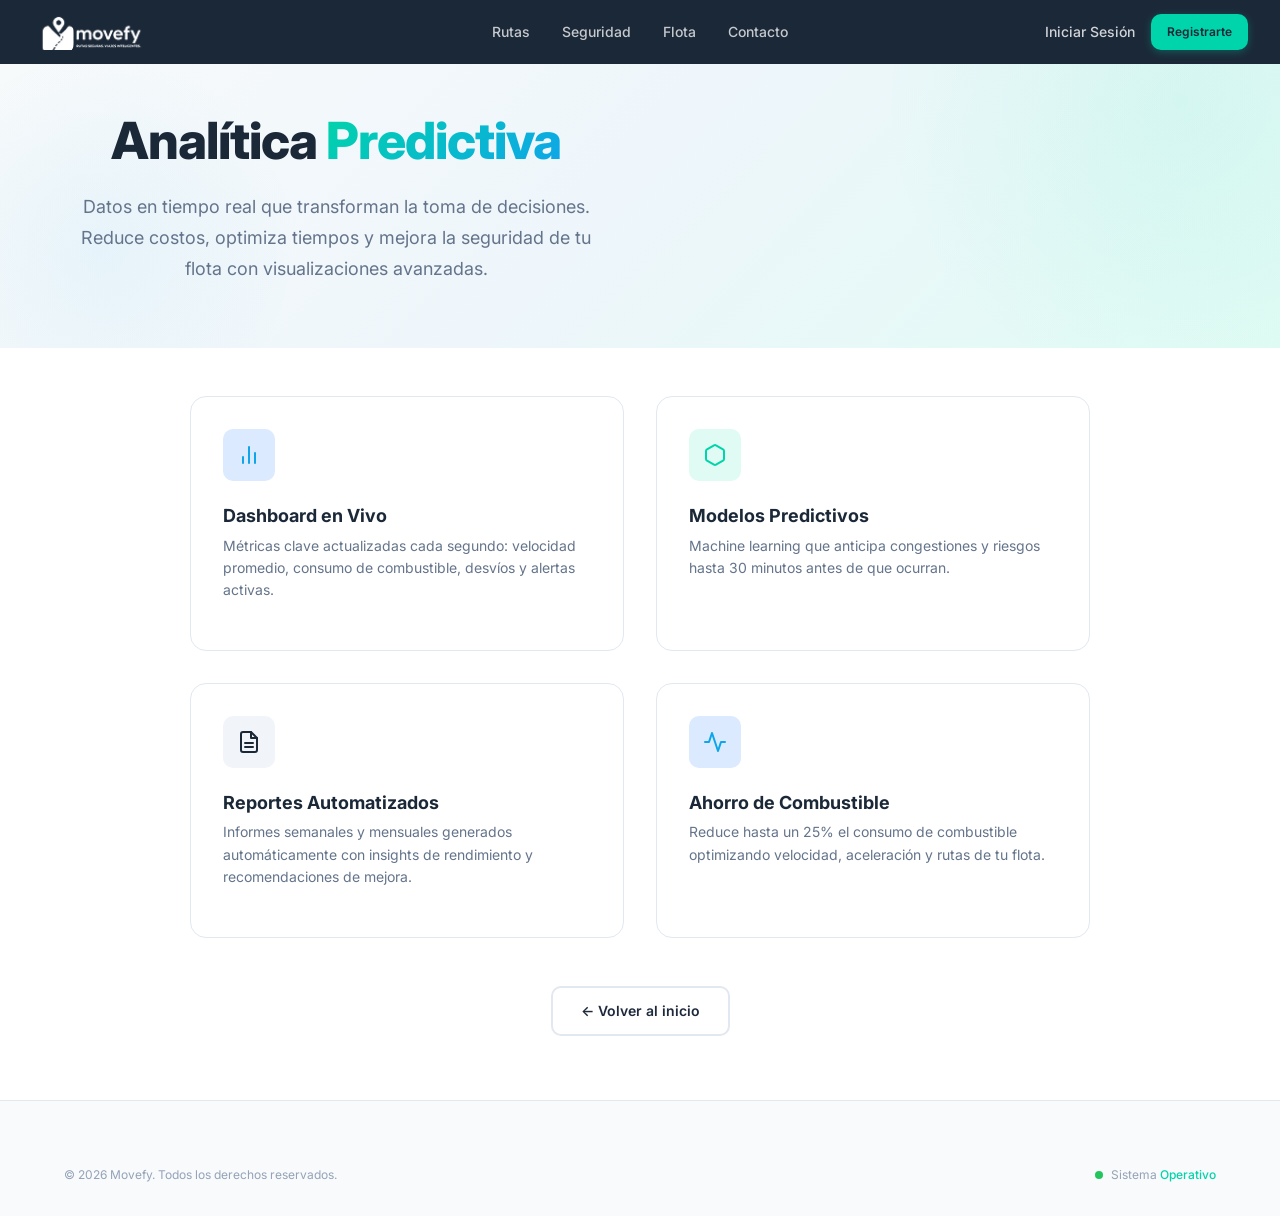
<file: analitica.html>
<!DOCTYPE html>
<html lang="es">
<head>
  <meta charset="UTF-8">
  <meta name="viewport" content="width=device-width, initial-scale=1.0">
  <title>Movefy - Analítica Predictiva</title>
  <meta name="description" content="Visualización de datos avanzada para reducir el consumo de combustible hasta en un 25% con Movefy.">
  <link rel="stylesheet" href="PUBLIC/assets/styles/styles.css">
  <link rel="stylesheet" href="PUBLIC/assets/styles/landing.css">
  <link rel="icon" href="PUBLIC/favicon.ico">
</head>
<body>

  <nav class="navbar" id="navbar">
    <a href="index.html" class="navbar-logo">
      <img src="PUBLIC/assets/images/logo-movefy.png" alt="Movefy Logo" class="logo-img">
    </a>
    <div class="navbar-nav">
      <a href="rutas.html">Rutas</a>
      <a href="seguridad.html">Seguridad</a>
      <a href="index.html#fleet">Flota</a>
      <a href="index.html#cta">Contacto</a>
    </div>
    <div class="navbar-actions">
      <a href="login.html" class="btn-login">Iniciar Sesión</a>
      <a href="registro.html" class="btn btn-sm btn-primary">Registrarte</a>
    </div>
  </nav>

  <section class="hero" id="top" style="padding-bottom: 32px;">
    <div class="container">
      <div class="hero-content animate-on-scroll" style="max-width: 100%; text-align: center; margin: 0 auto;">
        <h1>Analítica <span>Predictiva</span></h1>
        <p style="max-width: 640px; margin: 0 auto var(--spacing-xl);">Datos en tiempo real que transforman la toma de decisiones. Reduce costos, optimiza tiempos y mejora la seguridad de tu flota con visualizaciones avanzadas.</p>
      </div>
    </div>
  </section>

  <section class="features-section" style="padding: 48px 0 64px;">
    <div class="container">
      <div class="features-grid" style="grid-template-columns: 1fr 1fr; max-width: 900px; margin: 0 auto; gap: 32px;">

        <div class="feature-card animate-on-scroll" style="padding: 32px; border: 1px solid var(--border-color); border-radius: var(--radius-lg);">
          <div class="feature-icon blue">
            <svg width="24" height="24" viewBox="0 0 24 24" fill="none" stroke="currentColor" stroke-width="2" stroke-linecap="round" stroke-linejoin="round"><path d="M18 20V10"/><path d="M12 20V4"/><path d="M6 20v-6"/></svg>
          </div>
          <h3>Dashboard en Vivo</h3>
          <p>Métricas clave actualizadas cada segundo: velocidad promedio, consumo de combustible, desvíos y alertas activas.</p>
        </div>

        <div class="feature-card animate-on-scroll animate-delay-1" style="padding: 32px; border: 1px solid var(--border-color); border-radius: var(--radius-lg);">
          <div class="feature-icon cyan">
            <svg width="24" height="24" viewBox="0 0 24 24" fill="none" stroke="currentColor" stroke-width="2" stroke-linecap="round" stroke-linejoin="round"><path d="M21 16V8a2 2 0 0 0-1-1.73l-7-4a2 2 0 0 0-2 0l-7 4A2 2 0 0 0 3 8v8a2 2 0 0 0 1 1.73l7 4a2 2 0 0 0 2 0l7-4A2 2 0 0 0 21 16z"/></svg>
          </div>
          <h3>Modelos Predictivos</h3>
          <p>Machine learning que anticipa congestiones y riesgos hasta 30 minutos antes de que ocurran.</p>
        </div>

        <div class="feature-card animate-on-scroll animate-delay-2" style="padding: 32px; border: 1px solid var(--border-color); border-radius: var(--radius-lg);">
          <div class="feature-icon dark">
            <svg width="24" height="24" viewBox="0 0 24 24" fill="none" stroke="currentColor" stroke-width="2" stroke-linecap="round" stroke-linejoin="round"><path d="M14 2H6a2 2 0 0 0-2 2v16a2 2 0 0 0 2 2h12a2 2 0 0 0 2-2V8z"/><polyline points="14 2 14 8 20 8"/><line x1="16" y1="13" x2="8" y2="13"/><line x1="16" y1="17" x2="8" y2="17"/></svg>
          </div>
          <h3>Reportes Automatizados</h3>
          <p>Informes semanales y mensuales generados automáticamente con insights de rendimiento y recomendaciones de mejora.</p>
        </div>

        <div class="feature-card animate-on-scroll animate-delay-3" style="padding: 32px; border: 1px solid var(--border-color); border-radius: var(--radius-lg);">
          <div class="feature-icon blue">
            <svg width="24" height="24" viewBox="0 0 24 24" fill="none" stroke="currentColor" stroke-width="2" stroke-linecap="round" stroke-linejoin="round"><polyline points="22 12 18 12 15 21 9 3 6 12 2 12"/></svg>
          </div>
          <h3>Ahorro de Combustible</h3>
          <p>Reduce hasta un 25% el consumo de combustible optimizando velocidad, aceleración y rutas de tu flota.</p>
        </div>

      </div>

      <div style="text-align: center; margin-top: 48px;" class="animate-on-scroll">
        <a href="index.html" class="btn btn-secondary">← Volver al inicio</a>
      </div>
    </div>
  </section>

  <footer class="footer">
    <div class="container">
      <div class="footer-bottom" style="border-top: none; padding-top: 0;">
        <span>© 2026 Movefy. Todos los derechos reservados.</span>
        <div class="footer-status">
          <span class="status-dot"></span>
          <span>Sistema <a href="#">Operativo</a></span>
        </div>
      </div>
    </div>
  </footer>

  <script src="PUBLIC/assets/scripts/main.js"></script>
</body>
</html>
</file>
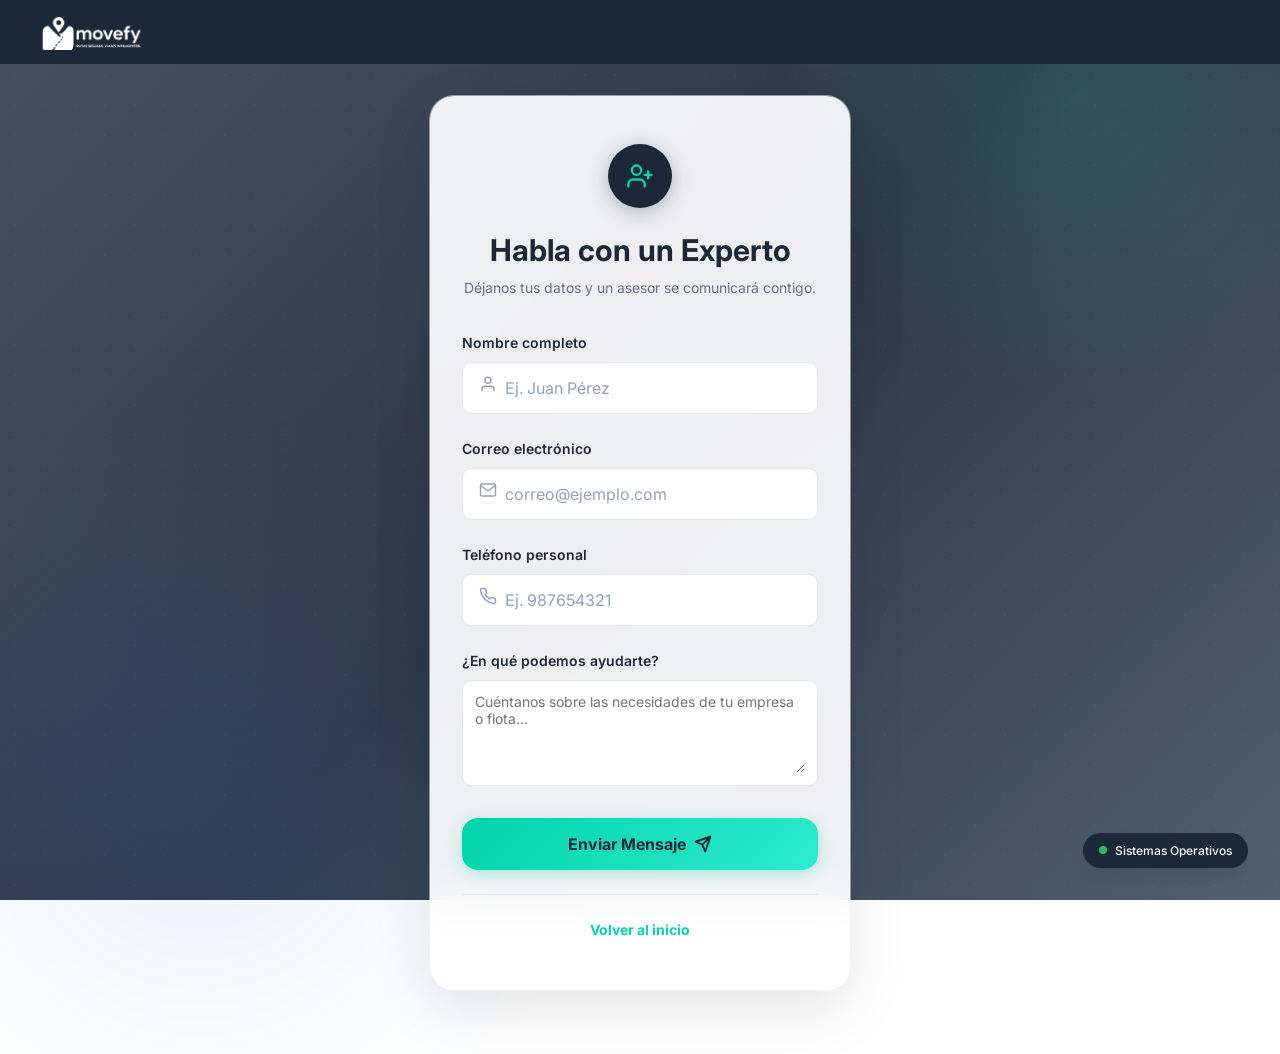
<file: contacto.html>
<!DOCTYPE html>
<html lang="es">
<head>
  <meta charset="UTF-8">
  <meta name="viewport" content="width=device-width, initial-scale=1.0">
  <title>Movefy - Habla con un Experto</title>
  <meta name="description" content="Crea tu cuenta en Movefy para acceder a rutas seguras en tiempo real.">
  <link rel="stylesheet" href="css/styles.css">
  <link rel="stylesheet" href="css/login.css">
  <link rel="icon" type="image/png" href="img/favicon.png">
</head>
<body class="login-page">

  <!-- ===== NAVBAR ===== -->
  <nav class="navbar" id="navbar">
    <a href="index.html" class="navbar-logo">
      <img src="img/logo-movefy.png" alt="Movefy Logo" class="logo-img">
    </a>
    <div class="navbar-actions">
      <!-- Icons removed as requested -->
    </div>
  </nav>

  <!-- ===== PROFESSIONAL BACKGROUND ===== -->
  <div class="login-background" style="background: linear-gradient(135deg, #0F172A 0%, #1E293B 100%);">
    <!-- Abstract Tech Elements -->
    <div style="position: absolute; inset: 0; opacity: 0.05; background-image: radial-gradient(var(--primary-cyan) 1px, transparent 1px); background-size: 30px 30px;"></div>
    <div style="position: absolute; width: 600px; height: 600px; background: radial-gradient(circle, rgba(0,212,170,0.15) 0%, transparent 70%); top: -200px; right: -100px; border-radius: 50%;"></div>
    <div style="position: absolute; width: 800px; height: 800px; background: radial-gradient(circle, rgba(59,130,246,0.1) 0%, transparent 70%); bottom: -300px; left: -200px; border-radius: 50%;"></div>
  </div>

  <!-- ===== REGISTER CONTENT ===== -->
  <main class="login-content">
    <div class="login-card">
      <!-- Shield Icon -->
      <div class="login-shield">
        <svg width="28" height="28" viewBox="0 0 24 24" fill="none" stroke="#00D4AA" stroke-width="2" stroke-linecap="round" stroke-linejoin="round">
          <path d="M16 21v-2a4 4 0 0 0-4-4H6a4 4 0 0 0-4 4v2"/><circle cx="9" cy="7" r="4"/><line x1="19" y1="8" x2="19" y2="14"/><line x1="22" y1="11" x2="16" y2="11"/>
        </svg>
      </div>

      <h1>Habla con un Experto</h1>
      <p class="login-subtitle">Déjanos tus datos y un asesor se comunicará contigo.</p>

      <!-- Register Form -->
      <form class="login-form" id="registerForm">
        <div class="input-group">
          <label for="fullname">Nombre completo</label>
          <div class="input-wrapper">
            <span class="input-icon">
              <svg width="18" height="18" viewBox="0 0 24 24" fill="none" stroke="currentColor" stroke-width="2" stroke-linecap="round" stroke-linejoin="round"><path d="M20 21v-2a4 4 0 0 0-4-4H8a4 4 0 0 0-4 4v2"/><circle cx="12" cy="7" r="4"/></svg>
            </span>
            <input type="text" id="fullname" name="fullname" placeholder="Ej. Juan Pérez" required>
          </div>
        </div>

        <div class="input-group">
          <label for="email">Correo electrónico</label>
          <div class="input-wrapper">
            <span class="input-icon">
              <svg width="18" height="18" viewBox="0 0 24 24" fill="none" stroke="currentColor" stroke-width="2" stroke-linecap="round" stroke-linejoin="round"><path d="M4 4h16c1.1 0 2 .9 2 2v12c0 1.1-.9 2-2 2H4c-1.1 0-2-.9-2-2V6c0-1.1.9-2 2-2z"/><polyline points="22,6 12,13 2,6"/></svg>
            </span>
            <input type="email" id="email" name="email" placeholder="correo@ejemplo.com" required>
          </div>
        </div>

        <div class="input-group">
          <label for="telefono">Teléfono personal</label>
          <div class="input-wrapper">
            <span class="input-icon">
              <svg width="18" height="18" viewBox="0 0 24 24" fill="none" stroke="currentColor" stroke-width="2" stroke-linecap="round" stroke-linejoin="round"><path d="M22 16.92v3a2 2 0 0 1-2.18 2 19.79 19.79 0 0 1-8.63-3.07 19.5 19.5 0 0 1-6-6 19.79 19.79 0 0 1-3.07-8.67A2 2 0 0 1 4.11 2h3a2 2 0 0 1 2 1.72 12.84 12.84 0 0 0 .7 2.81 2 2 0 0 1-.45 2.11L8.09 9.91a16 16 0 0 0 6 6l1.27-1.27a2 2 0 0 1 2.11-.45 12.84 12.84 0 0 0 2.81.7A2 2 0 0 1 22 16.92z"/></svg>
            </span>
            <input type="tel" id="telefono" name="telefono" placeholder="Ej. 987654321" required>
          </div>
        </div>

        <div class="input-group">
          <label for="mensaje">¿En qué podemos ayudarte?</label>
          <div class="input-wrapper" style="height: auto; align-items: flex-start; padding: 12px;">
            <textarea id="mensaje" name="mensaje" placeholder="Cuéntanos sobre las necesidades de tu empresa o flota..." style="width: 100%; border: none; outline: none; resize: vertical; min-height: 80px; font-family: inherit; font-size: 14px; background: transparent; color: var(--text-dark);" required></textarea>
          </div>
        </div>

        <button type="submit" class="login-submit" id="submitBtn">
          Enviar Mensaje
          <svg width="18" height="18" viewBox="0 0 24 24" fill="none" stroke="currentColor" stroke-width="2.5" stroke-linecap="round" stroke-linejoin="round"><path d="M22 2L11 13M22 2l-7 20-4-9-9-4 20-7z"/></svg>
        </button>
      </form>

      <div class="login-register">
        <a href="index.html">Volver al inicio</a>
      </div>
    </div>
  </main>

  <!-- Bottom Badges Removed -->

  <!-- Status Pill -->
  <div class="status-pill">
    <span class="status-dot"></span>
    Sistemas Operativos
  </div>

  <script src="js/main.js"></script>
  <!-- Simple JS for the form submission -->
  <script>
    document.getElementById('registerForm').addEventListener('submit', function(e) {
      e.preventDefault();
      
      const btn = document.getElementById('submitBtn');
      const originalText = btn.innerHTML;
      btn.innerHTML = 'Enviando...';
      btn.style.background = '#059669';
      
      setTimeout(() => {
        alert('¡Mensaje enviado con éxito! Un experto de Movefy se pondrá en contacto contigo pronto.');
        window.location.href = 'index.html';
      }, 1500);
    });
  </script>
</body>
</html>
</file>
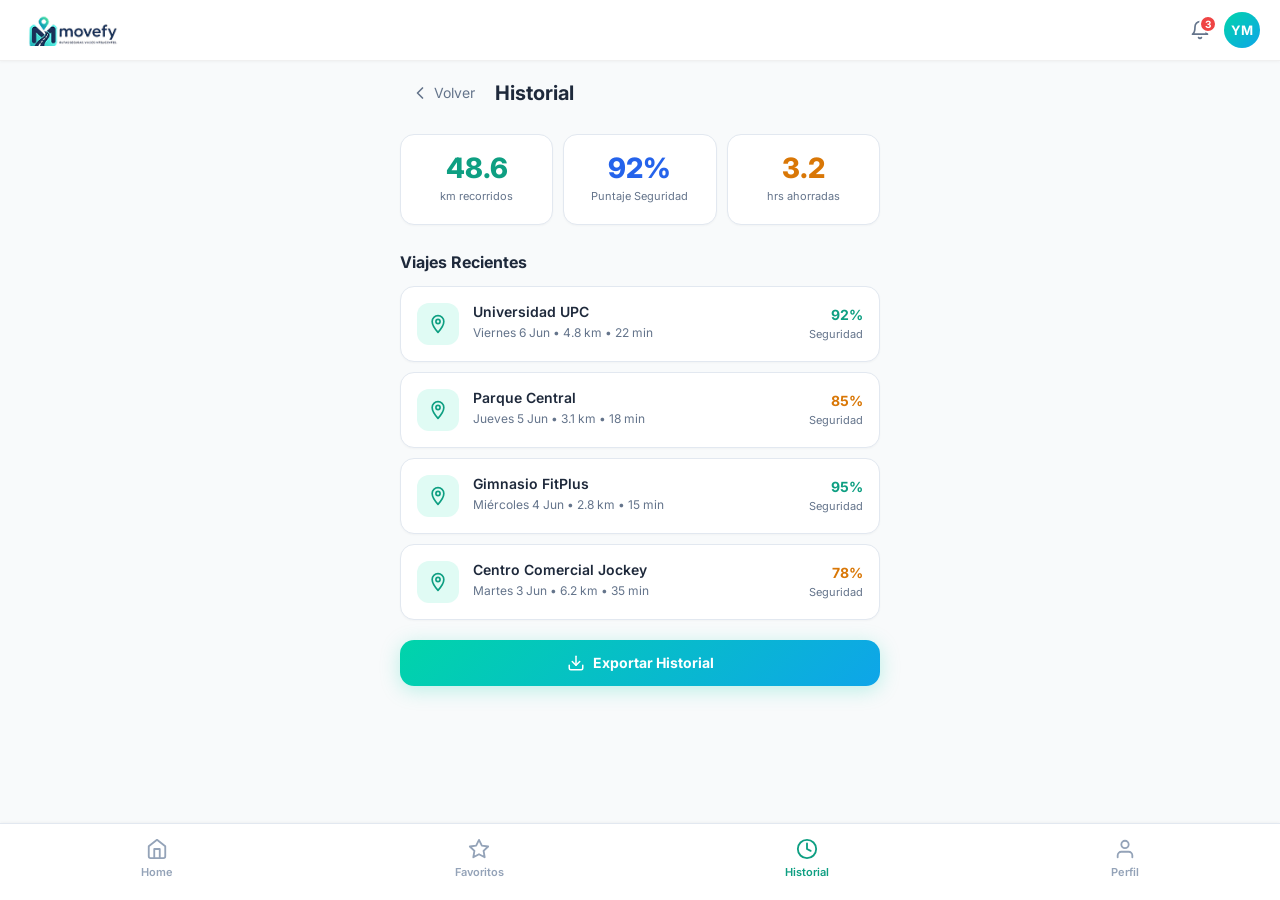
<file: historial.html>
<!DOCTYPE html>
<html lang="es">
<head>
  <meta charset="UTF-8">
  <meta name="viewport" content="width=device-width, initial-scale=1.0">
  <title>Movefy - Historial de Viajes</title>
  <meta name="description" content="Consulta tu historial de viajes, distancia recorrida y puntaje de seguridad en Movefy.">
  <link rel="stylesheet" href="css/styles.css">
  <link rel="stylesheet" href="css/dashboard.css">
  <link rel="icon" type="image/png" href="img/favicon.png">
  <style>
    .hist-main { padding: 76px 20px 100px; max-width: 520px; margin: 0 auto; animation: fadeInUp 0.35s ease; }
    @keyframes fadeInUp { from { opacity:0; transform: translateY(16px); } to { opacity:1; transform: translateY(0); } }

    .hist-header { display: flex; align-items: center; gap: 10px; margin-bottom: 24px; }
    .hist-back { display: flex; align-items: center; gap: 4px; background: none; border: none; color: #64748B; font-size: 14px; cursor: pointer; padding: 6px 10px; border-radius: 8px; transition: all 0.2s; text-decoration: none; }
    .hist-back:hover { background: #F1F5F9; color: #1E293B; }
    .hist-header h1 { font-size: 20px; font-weight: 700; color: #1E293B; }

    /* Metrics */
    .hist-metrics { display: grid; grid-template-columns: 1fr 1fr 1fr; gap: 10px; margin-bottom: 28px; }
    .hist-metric { text-align: center; padding: 18px 10px; background: #FFFFFF; border: 1px solid #E2E8F0; border-radius: 14px; box-shadow: 0 1px 2px rgba(0,0,0,0.03); }
    .hist-metric .metric-value { font-size: 28px; font-weight: 800; color: #0E9F82; line-height: 1.1; }
    .hist-metric .metric-label { font-size: 11px; color: #64748B; margin-top: 4px; }
    .hist-metric:nth-child(2) .metric-value { color: #2563EB; }
    .hist-metric:nth-child(3) .metric-value { color: #D97706; }

    /* Recent Trips */
    .hist-section-title { font-size: 16px; font-weight: 700; color: #1E293B; margin-bottom: 14px; }

    .hist-trip { display: flex; align-items: center; gap: 14px; padding: 16px; background: #FFFFFF; border: 1px solid #E2E8F0; border-radius: 14px; margin-bottom: 10px; cursor: pointer; transition: all 0.2s; box-shadow: 0 1px 2px rgba(0,0,0,0.03); }
    .hist-trip:hover { background: #F0FDF9; border-color: #86EFCB; box-shadow: 0 4px 12px rgba(0,212,170,0.08); }

    .hist-trip-icon { width: 42px; height: 42px; border-radius: 12px; display: flex; align-items: center; justify-content: center; flex-shrink: 0; background: #E0FBF4; color: #0E9F82; }

    .hist-trip-info { flex: 1; min-width: 0; }
    .hist-trip-info h4 { font-size: 14px; font-weight: 600; color: #1E293B; margin-bottom: 2px; }
    .hist-trip-info p { font-size: 12px; color: #64748B; }

    .hist-trip-right { text-align: right; }
    .hist-trip-score { font-size: 14px; font-weight: 700; }
    .hist-trip-score.high { color: #0E9F82; }
    .hist-trip-score.mid { color: #D97706; }
    .hist-trip-meta { font-size: 11px; color: #64748B; }

    /* Export Button */
    .hist-export-btn {
      width: 100%; display: flex; align-items: center; justify-content: center; gap: 8px;
      padding: 14px; background: linear-gradient(135deg, var(--primary-cyan), #0EA5E9);
      border: none; border-radius: 14px; color: #fff; font-size: 14px; font-weight: 700;
      cursor: pointer; margin-top: 20px; transition: all 0.2s;
      box-shadow: 0 4px 20px rgba(0,212,170,0.25);
    }
    .hist-export-btn:hover { transform: translateY(-2px); box-shadow: 0 8px 30px rgba(0,212,170,0.35); }
  </style>
</head>
<body class="dashboard-page">

  <!-- Top Bar -->
  <header class="dash-topbar">
    <a href="index.html" class="dash-topbar-logo"><img src="img/logo-movefy.png" alt="Movefy Logo" class="logo-img"></a>
    <div class="dash-topbar-actions">
      <a href="notificaciones.html" class="dash-notif-btn" aria-label="Notificaciones">
        <svg width="20" height="20" viewBox="0 0 24 24" fill="none" stroke="currentColor" stroke-width="2" stroke-linecap="round" stroke-linejoin="round"><path d="M6 8a6 6 0 0 1 12 0c0 7 3 9 3 9H3s3-2 3-9"/><path d="M10.3 21a1.94 1.94 0 0 0 3.4 0"/></svg>
        <span class="notif-badge">3</span>
      </a>
      <a href="perfil.html" class="dash-avatar">YM</a>
    </div>
  </header>

  <main class="hist-main">
    <div class="hist-header">
      <a href="dashboard.html" class="hist-back">
        <svg width="20" height="20" viewBox="0 0 24 24" fill="none" stroke="currentColor" stroke-width="2" stroke-linecap="round" stroke-linejoin="round"><path d="m15 18-6-6 6-6"/></svg>
        Volver
      </a>
      <h1>Historial</h1>
    </div>

    <!-- Metrics (US8) -->
    <div class="hist-metrics">
      <div class="hist-metric">
        <div class="metric-value">48.6</div>
        <div class="metric-label">km recorridos</div>
      </div>
      <div class="hist-metric">
        <div class="metric-value">92%</div>
        <div class="metric-label">Puntaje Seguridad</div>
      </div>
      <div class="hist-metric">
        <div class="metric-value">3.2</div>
        <div class="metric-label">hrs ahorradas</div>
      </div>
    </div>

    <!-- Recent Trips -->
    <h3 class="hist-section-title">Viajes Recientes</h3>

    <div class="hist-trip">
      <div class="hist-trip-icon">
        <svg width="20" height="20" viewBox="0 0 24 24" fill="none" stroke="currentColor" stroke-width="2" stroke-linecap="round" stroke-linejoin="round"><path d="M12 2C8.13 2 5 5.13 5 9c0 5.25 7 13 7 13s7-7.75 7-13c0-3.87-3.13-7-7-7z"/><circle cx="12" cy="9" r="2.5"/></svg>
      </div>
      <div class="hist-trip-info">
        <h4>Universidad UPC</h4>
        <p>Viernes 6 Jun • 4.8 km • 22 min</p>
      </div>
      <div class="hist-trip-right">
        <div class="hist-trip-score high">92%</div>
        <div class="hist-trip-meta">Seguridad</div>
      </div>
    </div>

    <div class="hist-trip">
      <div class="hist-trip-icon">
        <svg width="20" height="20" viewBox="0 0 24 24" fill="none" stroke="currentColor" stroke-width="2" stroke-linecap="round" stroke-linejoin="round"><path d="M12 2C8.13 2 5 5.13 5 9c0 5.25 7 13 7 13s7-7.75 7-13c0-3.87-3.13-7-7-7z"/><circle cx="12" cy="9" r="2.5"/></svg>
      </div>
      <div class="hist-trip-info">
        <h4>Parque Central</h4>
        <p>Jueves 5 Jun • 3.1 km • 18 min</p>
      </div>
      <div class="hist-trip-right">
        <div class="hist-trip-score mid">85%</div>
        <div class="hist-trip-meta">Seguridad</div>
      </div>
    </div>

    <div class="hist-trip">
      <div class="hist-trip-icon">
        <svg width="20" height="20" viewBox="0 0 24 24" fill="none" stroke="currentColor" stroke-width="2" stroke-linecap="round" stroke-linejoin="round"><path d="M12 2C8.13 2 5 5.13 5 9c0 5.25 7 13 7 13s7-7.75 7-13c0-3.87-3.13-7-7-7z"/><circle cx="12" cy="9" r="2.5"/></svg>
      </div>
      <div class="hist-trip-info">
        <h4>Gimnasio FitPlus</h4>
        <p>Miércoles 4 Jun • 2.8 km • 15 min</p>
      </div>
      <div class="hist-trip-right">
        <div class="hist-trip-score high">95%</div>
        <div class="hist-trip-meta">Seguridad</div>
      </div>
    </div>

    <div class="hist-trip">
      <div class="hist-trip-icon">
        <svg width="20" height="20" viewBox="0 0 24 24" fill="none" stroke="currentColor" stroke-width="2" stroke-linecap="round" stroke-linejoin="round"><path d="M12 2C8.13 2 5 5.13 5 9c0 5.25 7 13 7 13s7-7.75 7-13c0-3.87-3.13-7-7-7z"/><circle cx="12" cy="9" r="2.5"/></svg>
      </div>
      <div class="hist-trip-info">
        <h4>Centro Comercial Jockey</h4>
        <p>Martes 3 Jun • 6.2 km • 35 min</p>
      </div>
      <div class="hist-trip-right">
        <div class="hist-trip-score mid">78%</div>
        <div class="hist-trip-meta">Seguridad</div>
      </div>
    </div>

    <button class="hist-export-btn" onclick="alert('📄 Historial exportado exitosamente.')">
      <svg width="18" height="18" viewBox="0 0 24 24" fill="none" stroke="currentColor" stroke-width="2" stroke-linecap="round" stroke-linejoin="round"><path d="M21 15v4a2 2 0 0 1-2 2H5a2 2 0 0 1-2-2v-4"/><polyline points="7 10 12 15 17 10"/><line x1="12" y1="15" x2="12" y2="3"/></svg>
      Exportar Historial
    </button>
  </main>

  <!-- Bottom Nav -->
  <nav class="dash-bottom-nav">
    <a href="dashboard.html" class="bottom-nav-item">
      <svg width="22" height="22" viewBox="0 0 24 24" fill="none" stroke="currentColor" stroke-width="2" stroke-linecap="round" stroke-linejoin="round"><path d="m3 9 9-7 9 7v11a2 2 0 0 1-2 2H5a2 2 0 0 1-2-2z"/><polyline points="9 22 9 12 15 12 15 22"/></svg>
      <span>Home</span>
    </a>
    <a href="dashboard.html?section=destinos" class="bottom-nav-item">
      <svg width="22" height="22" viewBox="0 0 24 24" fill="none" stroke="currentColor" stroke-width="2" stroke-linecap="round" stroke-linejoin="round"><polygon points="12 2 15.09 8.26 22 9.27 17 14.14 18.18 21.02 12 17.77 5.82 21.02 7 14.14 2 9.27 8.91 8.26 12 2"/></svg>
      <span>Favoritos</span>
    </a>
    <a href="historial.html" class="bottom-nav-item active">
      <svg width="22" height="22" viewBox="0 0 24 24" fill="none" stroke="currentColor" stroke-width="2" stroke-linecap="round" stroke-linejoin="round"><circle cx="12" cy="12" r="10"/><polyline points="12 6 12 12 16 14"/></svg>
      <span>Historial</span>
    </a>
    <a href="perfil.html" class="bottom-nav-item">
      <svg width="22" height="22" viewBox="0 0 24 24" fill="none" stroke="currentColor" stroke-width="2" stroke-linecap="round" stroke-linejoin="round"><path d="M20 21v-2a4 4 0 0 0-4-4H8a4 4 0 0 0-4 4v2"/><circle cx="12" cy="7" r="4"/></svg>
      <span>Perfil</span>
    </a>
  </nav>

  <script src="js/main.js"></script>
</body>
</html>
</file>
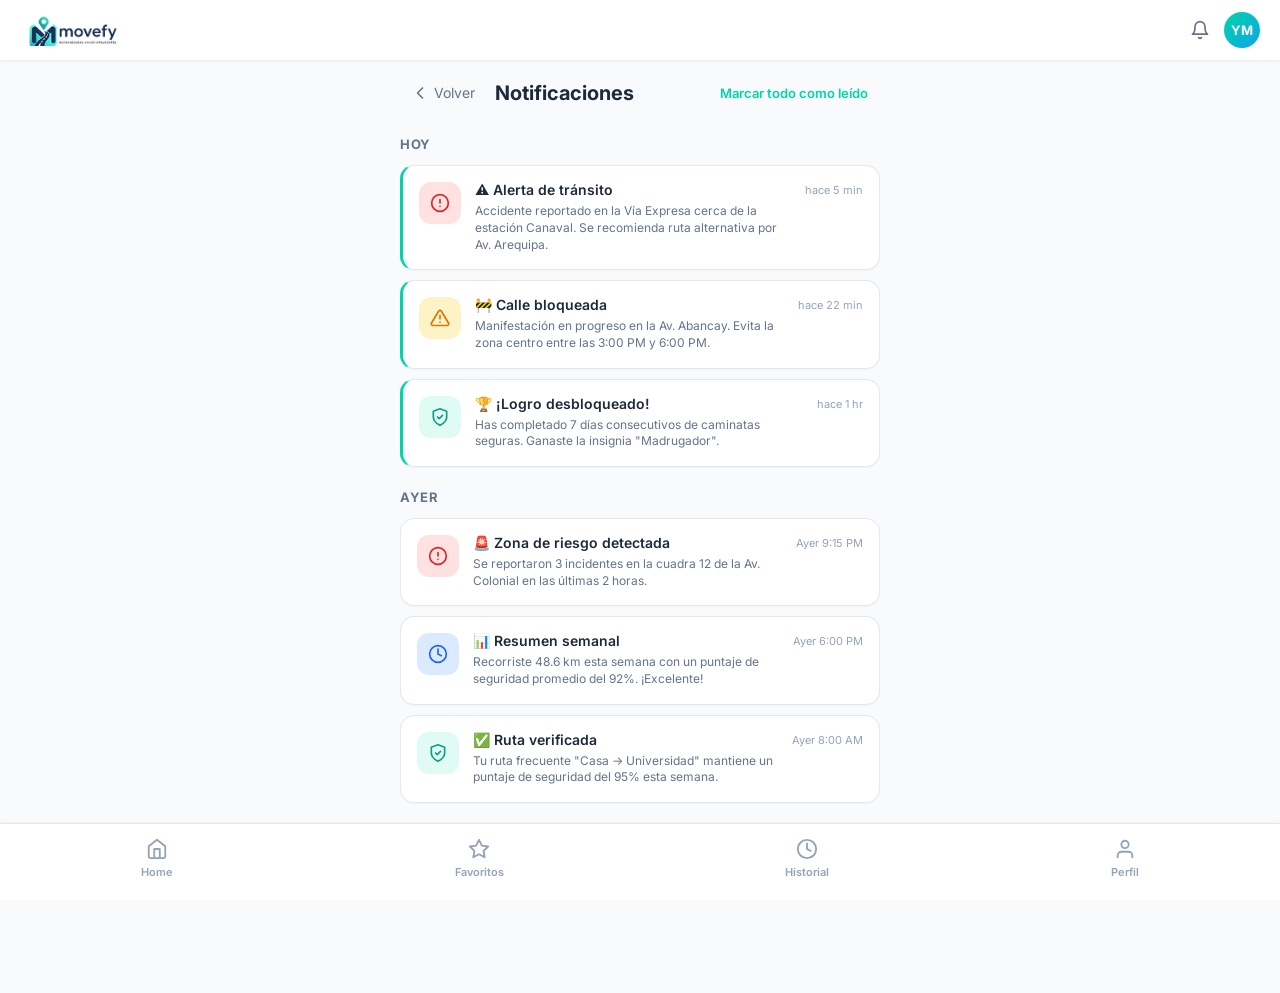
<file: notificaciones.html>
<!DOCTYPE html>
<html lang="es">
<head>
  <meta charset="UTF-8">
  <meta name="viewport" content="width=device-width, initial-scale=1.0">
  <title>Movefy - Notificaciones</title>
  <meta name="description" content="Centro de notificaciones de Movefy. Alertas de tránsito, incidencias y logros de seguridad.">
  <link rel="stylesheet" href="css/styles.css">
  <link rel="stylesheet" href="css/dashboard.css">
  <link rel="icon" type="image/png" href="img/favicon.png">
  <style>
    .notif-main { padding: 76px 20px 100px; max-width: 520px; margin: 0 auto; animation: fadeInUp 0.35s ease; }

    .notif-header { display: flex; align-items: center; justify-content: space-between; margin-bottom: 24px; }
    .notif-header-left { display: flex; align-items: center; gap: 10px; }
    .notif-back { display: flex; align-items: center; gap: 4px; background: none; border: none; color: #64748B; font-size: 14px; cursor: pointer; padding: 6px 10px; border-radius: 8px; transition: all 0.2s; text-decoration: none; }
    .notif-back:hover { background: #F1F5F9; color: #1E293B; }
    .notif-header h1 { font-size: 20px; font-weight: 700; color: #1E293B; }

    .mark-read-btn { background: none; border: none; color: var(--primary-cyan); font-size: 13px; font-weight: 600; cursor: pointer; padding: 6px 12px; border-radius: 8px; transition: all 0.2s; }
    .mark-read-btn:hover { background: #E0FBF4; }

    /* Notification Items */
    .notif-item {
      display: flex; gap: 14px; padding: 16px;
      background: #FFFFFF; border: 1px solid #E2E8F0;
      border-radius: 14px; margin-bottom: 10px; transition: all 0.2s; cursor: pointer; box-shadow: 0 1px 2px rgba(0,0,0,0.03);
    }
    .notif-item:hover { background: #F8FAFC; box-shadow: 0 2px 8px rgba(0,0,0,0.06); }
    .notif-item.unread { border-left: 3px solid var(--primary-cyan); }

    .notif-item-icon {
      width: 42px; height: 42px; border-radius: 12px;
      display: flex; align-items: center; justify-content: center; flex-shrink: 0;
    }
    .notif-item-icon.danger  { background: #FEE2E2; color: #DC2626; }
    .notif-item-icon.warning { background: #FEF3C7; color: #D97706; }
    .notif-item-icon.success { background: #E0FBF4; color: #0E9F82; }
    .notif-item-icon.info    { background: #DBEAFE; color: #2563EB; }

    .notif-item-content { flex: 1; min-width: 0; }
    .notif-item-content h4 { font-size: 14px; font-weight: 600; color: #1E293B; margin-bottom: 4px; }
    .notif-item-content p { font-size: 12px; color: #64748B; line-height: 1.4; }

    .notif-time { font-size: 11px; color: #94A3B8; white-space: nowrap; flex-shrink: 0; }

    /* Section Labels */
    .notif-section-label { font-size: 13px; font-weight: 700; color: #64748B; text-transform: uppercase; letter-spacing: 0.5px; margin: 20px 0 10px; }
  </style>
</head>
<body class="dashboard-page">

  <!-- Top Bar -->
  <header class="dash-topbar">
    <a href="index.html" class="dash-topbar-logo"><img src="img/logo-movefy.png" alt="Movefy Logo" class="logo-img"></a>
    <div class="dash-topbar-actions">
      <a href="notificaciones.html" class="dash-notif-btn active" aria-label="Notificaciones">
        <svg width="20" height="20" viewBox="0 0 24 24" fill="none" stroke="currentColor" stroke-width="2" stroke-linecap="round" stroke-linejoin="round"><path d="M6 8a6 6 0 0 1 12 0c0 7 3 9 3 9H3s3-2 3-9"/><path d="M10.3 21a1.94 1.94 0 0 0 3.4 0"/></svg>
      </a>
      <a href="perfil.html" class="dash-avatar">YM</a>
    </div>
  </header>

  <main class="notif-main">
    <div class="notif-header">
      <div class="notif-header-left">
        <a href="dashboard.html" class="notif-back">
          <svg width="20" height="20" viewBox="0 0 24 24" fill="none" stroke="currentColor" stroke-width="2" stroke-linecap="round" stroke-linejoin="round"><path d="m15 18-6-6 6-6"/></svg>
          Volver
        </a>
        <h1>Notificaciones</h1>
      </div>
      <button class="mark-read-btn" id="markReadBtn">Marcar todo como leído</button>
    </div>

    <!-- Today -->
    <div class="notif-section-label">Hoy</div>

    <div class="notif-item unread">
      <div class="notif-item-icon danger">
        <svg width="20" height="20" viewBox="0 0 24 24" fill="none" stroke="currentColor" stroke-width="2" stroke-linecap="round" stroke-linejoin="round"><circle cx="12" cy="12" r="10"/><line x1="12" y1="8" x2="12" y2="12"/><line x1="12" y1="16" x2="12.01" y2="16"/></svg>
      </div>
      <div class="notif-item-content">
        <h4>⚠️ Alerta de tránsito</h4>
        <p>Accidente reportado en la Vía Expresa cerca de la estación Canaval. Se recomienda ruta alternativa por Av. Arequipa.</p>
      </div>
      <span class="notif-time">hace 5 min</span>
    </div>

    <div class="notif-item unread">
      <div class="notif-item-icon warning">
        <svg width="20" height="20" viewBox="0 0 24 24" fill="none" stroke="currentColor" stroke-width="2" stroke-linecap="round" stroke-linejoin="round"><path d="M10.29 3.86L1.82 18a2 2 0 0 0 1.71 3h16.94a2 2 0 0 0 1.71-3L13.71 3.86a2 2 0 0 0-3.42 0z"/><line x1="12" y1="9" x2="12" y2="13"/><line x1="12" y1="17" x2="12.01" y2="17"/></svg>
      </div>
      <div class="notif-item-content">
        <h4>🚧 Calle bloqueada</h4>
        <p>Manifestación en progreso en la Av. Abancay. Evita la zona centro entre las 3:00 PM y 6:00 PM.</p>
      </div>
      <span class="notif-time">hace 22 min</span>
    </div>

    <div class="notif-item unread">
      <div class="notif-item-icon success">
        <svg width="20" height="20" viewBox="0 0 24 24" fill="none" stroke="currentColor" stroke-width="2" stroke-linecap="round" stroke-linejoin="round"><path d="M12 22s8-4 8-10V5l-8-3-8 3v7c0 6 8 10 8 10z"/><path d="m9 12 2 2 4-4"/></svg>
      </div>
      <div class="notif-item-content">
        <h4>🏆 ¡Logro desbloqueado!</h4>
        <p>Has completado 7 días consecutivos de caminatas seguras. Ganaste la insignia "Madrugador".</p>
      </div>
      <span class="notif-time">hace 1 hr</span>
    </div>

    <!-- Yesterday -->
    <div class="notif-section-label">Ayer</div>

    <div class="notif-item">
      <div class="notif-item-icon danger">
        <svg width="20" height="20" viewBox="0 0 24 24" fill="none" stroke="currentColor" stroke-width="2" stroke-linecap="round" stroke-linejoin="round"><circle cx="12" cy="12" r="10"/><line x1="12" y1="8" x2="12" y2="12"/><line x1="12" y1="16" x2="12.01" y2="16"/></svg>
      </div>
      <div class="notif-item-content">
        <h4>🚨 Zona de riesgo detectada</h4>
        <p>Se reportaron 3 incidentes en la cuadra 12 de la Av. Colonial en las últimas 2 horas.</p>
      </div>
      <span class="notif-time">Ayer 9:15 PM</span>
    </div>

    <div class="notif-item">
      <div class="notif-item-icon info">
        <svg width="20" height="20" viewBox="0 0 24 24" fill="none" stroke="currentColor" stroke-width="2" stroke-linecap="round" stroke-linejoin="round"><circle cx="12" cy="12" r="10"/><polyline points="12 6 12 12 16 14"/></svg>
      </div>
      <div class="notif-item-content">
        <h4>📊 Resumen semanal</h4>
        <p>Recorriste 48.6 km esta semana con un puntaje de seguridad promedio del 92%. ¡Excelente!</p>
      </div>
      <span class="notif-time">Ayer 6:00 PM</span>
    </div>

    <div class="notif-item">
      <div class="notif-item-icon success">
        <svg width="20" height="20" viewBox="0 0 24 24" fill="none" stroke="currentColor" stroke-width="2" stroke-linecap="round" stroke-linejoin="round"><path d="M12 22s8-4 8-10V5l-8-3-8 3v7c0 6 8 10 8 10z"/><path d="m9 12 2 2 4-4"/></svg>
      </div>
      <div class="notif-item-content">
        <h4>✅ Ruta verificada</h4>
        <p>Tu ruta frecuente "Casa → Universidad" mantiene un puntaje de seguridad del 95% esta semana.</p>
      </div>
      <span class="notif-time">Ayer 8:00 AM</span>
    </div>
  </main>

  <!-- Bottom Nav -->
  <nav class="dash-bottom-nav">
    <a href="dashboard.html" class="bottom-nav-item">
      <svg width="22" height="22" viewBox="0 0 24 24" fill="none" stroke="currentColor" stroke-width="2" stroke-linecap="round" stroke-linejoin="round"><path d="m3 9 9-7 9 7v11a2 2 0 0 1-2 2H5a2 2 0 0 1-2-2z"/><polyline points="9 22 9 12 15 12 15 22"/></svg>
      <span>Home</span>
    </a>
    <a href="dashboard.html?section=destinos" class="bottom-nav-item">
      <svg width="22" height="22" viewBox="0 0 24 24" fill="none" stroke="currentColor" stroke-width="2" stroke-linecap="round" stroke-linejoin="round"><polygon points="12 2 15.09 8.26 22 9.27 17 14.14 18.18 21.02 12 17.77 5.82 21.02 7 14.14 2 9.27 8.91 8.26 12 2"/></svg>
      <span>Favoritos</span>
    </a>
    <a href="historial.html" class="bottom-nav-item">
      <svg width="22" height="22" viewBox="0 0 24 24" fill="none" stroke="currentColor" stroke-width="2" stroke-linecap="round" stroke-linejoin="round"><circle cx="12" cy="12" r="10"/><polyline points="12 6 12 12 16 14"/></svg>
      <span>Historial</span>
    </a>
    <a href="perfil.html" class="bottom-nav-item">
      <svg width="22" height="22" viewBox="0 0 24 24" fill="none" stroke="currentColor" stroke-width="2" stroke-linecap="round" stroke-linejoin="round"><path d="M20 21v-2a4 4 0 0 0-4-4H8a4 4 0 0 0-4 4v2"/><circle cx="12" cy="7" r="4"/></svg>
      <span>Perfil</span>
    </a>
  </nav>

  <script src="js/main.js"></script>
  <script>
    // Mark all as read
    document.getElementById('markReadBtn').addEventListener('click', function() {
      document.querySelectorAll('.notif-item.unread').forEach(item => {
        item.classList.remove('unread');
      });
      this.textContent = '✓ Todo leído';
      this.style.color = '#00D4AA';
      localStorage.setItem('movefy_notifs_read', 'true');
      
      // Hide any badge
      const badges = document.querySelectorAll('.notif-badge');
      badges.forEach(b => b.style.display = 'none');
    });

    // Check if already read on load
    if (localStorage.getItem('movefy_notifs_read') === 'true') {
      document.querySelectorAll('.notif-item.unread').forEach(item => {
        item.classList.remove('unread');
      });
      const btn = document.getElementById('markReadBtn');
      if(btn) {
        btn.textContent = '✓ Todo leído';
        btn.style.color = '#00D4AA';
      }
    }
  </script>
</body>
</html>
</file>
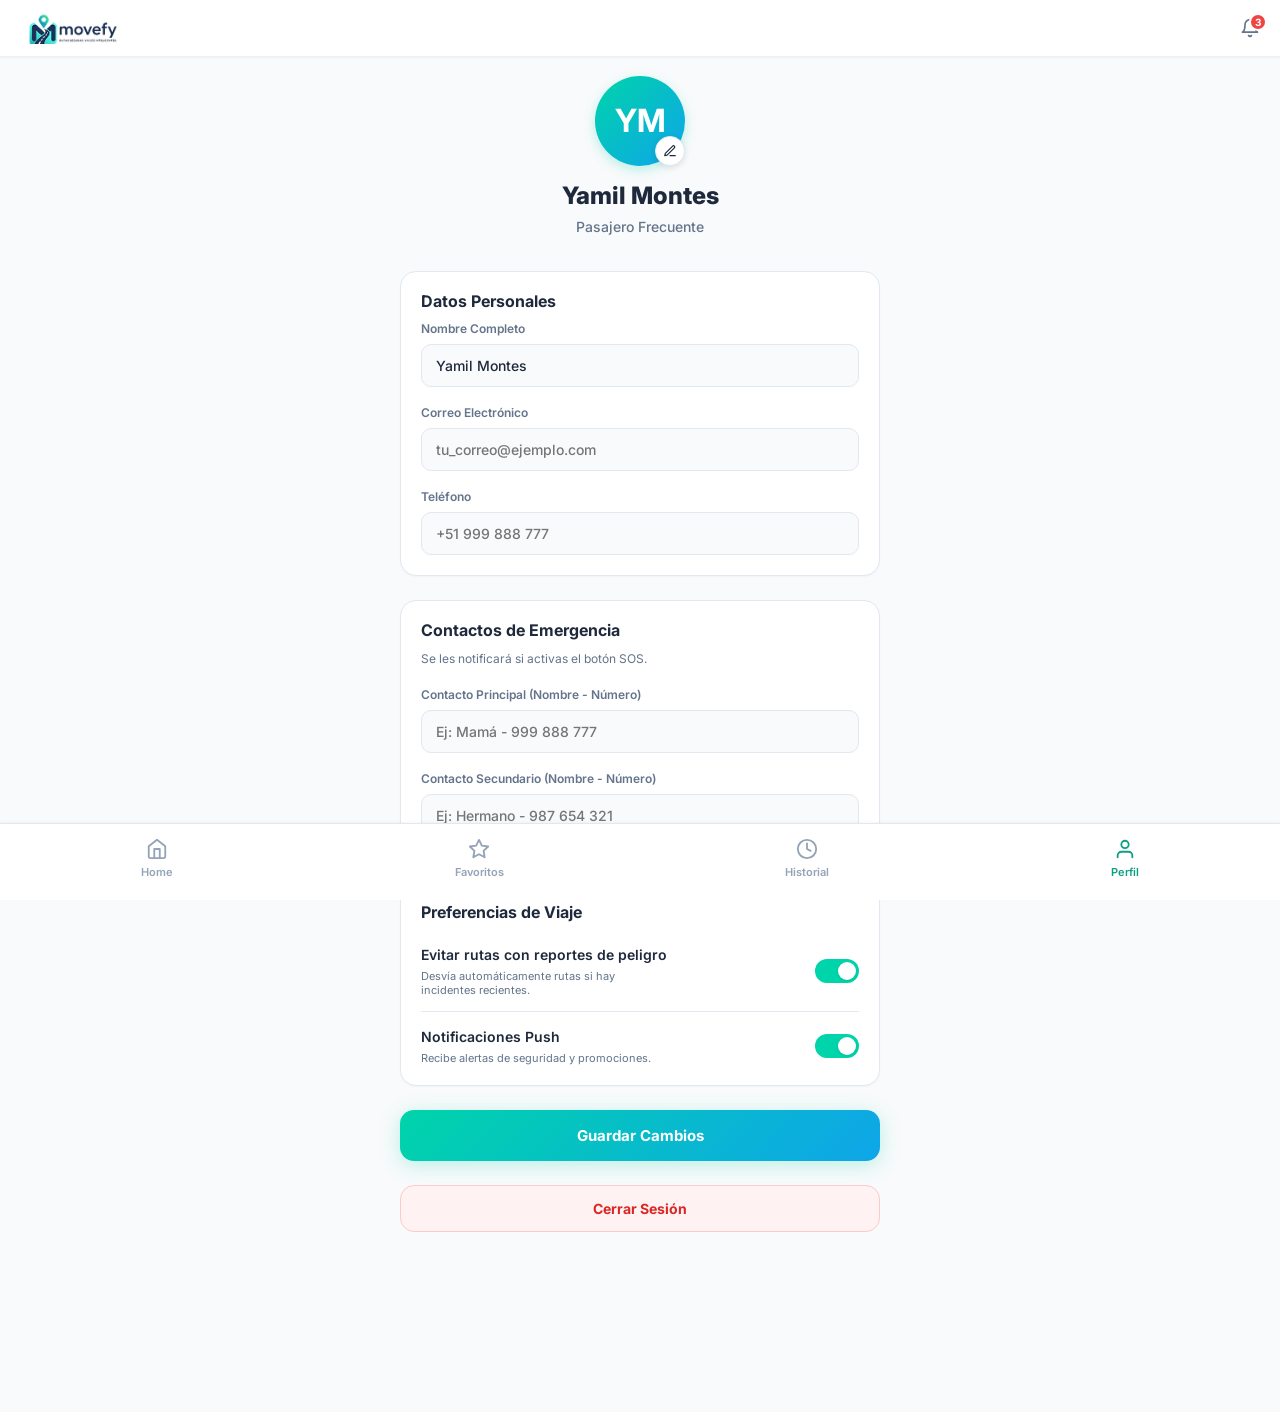
<file: perfil.html>
<!DOCTYPE html>
<html lang="es">
<head>
  <meta charset="UTF-8">
  <meta name="viewport" content="width=device-width, initial-scale=1.0">
  <title>Movefy - Configuración de Perfil</title>
  <meta name="description" content="Configura tu perfil en Movefy.">
  <link rel="stylesheet" href="css/styles.css">
  <link rel="stylesheet" href="css/dashboard.css">
  <link rel="stylesheet" href="css/perfil.css">
  <link rel="icon" type="image/png" href="img/favicon.png">
</head>
<body class="dashboard-page">

  <!-- Top Bar -->
  <header class="dash-topbar">
    <a href="index.html" class="dash-topbar-logo"><img src="img/logo-movefy.png" alt="Movefy Logo" class="logo-img"></a>
    <div class="dash-topbar-actions">
      <a href="notificaciones.html" class="dash-notif-btn" aria-label="Notificaciones">
        <svg width="20" height="20" viewBox="0 0 24 24" fill="none" stroke="currentColor" stroke-width="2" stroke-linecap="round" stroke-linejoin="round"><path d="M6 8a6 6 0 0 1 12 0c0 7 3 9 3 9H3s3-2 3-9"/><path d="M10.3 21a1.94 1.94 0 0 0 3.4 0"/></svg>
        <span class="notif-badge">3</span>
      </a>
    </div>
  </header>

  <main class="perfil-main">
    <div class="perfil-header">
      <div class="perfil-avatar-large">
        YM
        <button class="edit-avatar-btn">
          <svg width="14" height="14" viewBox="0 0 24 24" fill="none" stroke="currentColor" stroke-width="2" stroke-linecap="round" stroke-linejoin="round"><path d="M12 20h9"/><path d="M16.5 3.5a2.121 2.121 0 0 1 3 3L7 19l-4 1 1-4L16.5 3.5z"/></svg>
        </button>
      </div>
      <h1>Yamil Montes</h1>
      <p>Pasajero Frecuente</p>
    </div>

    <form class="perfil-form" id="perfilForm">
      
      <!-- Datos Personales -->
      <div class="form-section">
        <h2>Datos Personales</h2>
        
        <div class="form-group">
          <label for="nombre">Nombre Completo</label>
          <input type="text" id="nombre" value="Yamil Montes" required>
        </div>

        <div class="form-group">
          <label for="email">Correo Electrónico</label>
          <input type="email" id="email" placeholder="tu_correo@ejemplo.com" required>
        </div>

        <div class="form-group">
          <label for="telefono">Teléfono</label>
          <input type="tel" id="telefono" placeholder="+51 999 888 777" required>
        </div>
      </div>

      <!-- Seguridad y Emergencia -->
      <div class="form-section">
        <h2>Contactos de Emergencia</h2>
        <p class="section-desc">Se les notificará si activas el botón SOS.</p>
        
        <div class="form-group">
          <label for="contacto1">Contacto Principal (Nombre - Número)</label>
          <input type="text" id="contacto1" placeholder="Ej: Mamá - 999 888 777">
        </div>

        <div class="form-group">
          <label for="contacto2">Contacto Secundario (Nombre - Número)</label>
          <input type="text" id="contacto2" placeholder="Ej: Hermano - 987 654 321">
        </div>
      </div>

      <!-- Preferencias -->
      <div class="form-section">
        <h2>Preferencias de Viaje</h2>
        
        <div class="pref-toggle-group">
          <div class="pref-info">
            <label>Evitar rutas con reportes de peligro</label>
            <span>Desvía automáticamente rutas si hay incidentes recientes.</span>
          </div>
          <div class="toggle-switch">
            <input type="checkbox" id="pref-peligro" checked>
            <div class="toggle-slider"></div>
          </div>
        </div>

        <div class="pref-toggle-group">
          <div class="pref-info">
            <label>Notificaciones Push</label>
            <span>Recibe alertas de seguridad y promociones.</span>
          </div>
          <div class="toggle-switch">
            <input type="checkbox" id="pref-notif" checked>
            <div class="toggle-slider"></div>
          </div>
        </div>
      </div>

      <!-- Submit -->
      <button type="submit" class="save-profile-btn">Guardar Cambios</button>
      
      <!-- Logout -->
      <button type="button" class="logout-btn" onclick="window.location.href='login.html'">Cerrar Sesión</button>
      
    </form>
  </main>

  <!-- Bottom Nav -->
  <nav class="dash-bottom-nav">
    <a href="dashboard.html" class="bottom-nav-item">
      <svg width="22" height="22" viewBox="0 0 24 24" fill="none" stroke="currentColor" stroke-width="2" stroke-linecap="round" stroke-linejoin="round"><path d="m3 9 9-7 9 7v11a2 2 0 0 1-2 2H5a2 2 0 0 1-2-2z"/><polyline points="9 22 9 12 15 12 15 22"/></svg>
      <span>Home</span>
    </a>
    <a href="dashboard.html?section=destinos" class="bottom-nav-item">
      <svg width="22" height="22" viewBox="0 0 24 24" fill="none" stroke="currentColor" stroke-width="2" stroke-linecap="round" stroke-linejoin="round"><polygon points="12 2 15.09 8.26 22 9.27 17 14.14 18.18 21.02 12 17.77 5.82 21.02 7 14.14 2 9.27 8.91 8.26 12 2"/></svg>
      <span>Favoritos</span>
    </a>
    <a href="historial.html" class="bottom-nav-item">
      <svg width="22" height="22" viewBox="0 0 24 24" fill="none" stroke="currentColor" stroke-width="2" stroke-linecap="round" stroke-linejoin="round"><circle cx="12" cy="12" r="10"/><polyline points="12 6 12 12 16 14"/></svg>
      <span>Historial</span>
    </a>
    <a href="perfil.html" class="bottom-nav-item active">
      <svg width="22" height="22" viewBox="0 0 24 24" fill="none" stroke="currentColor" stroke-width="2" stroke-linecap="round" stroke-linejoin="round"><path d="M20 21v-2a4 4 0 0 0-4-4H8a4 4 0 0 0-4 4v2"/><circle cx="12" cy="7" r="4"/></svg>
      <span>Perfil</span>
    </a>
  </nav>

  <script src="js/main.js"></script>
  <script src="js/perfil.js"></script>
</body>
</html>
</file>
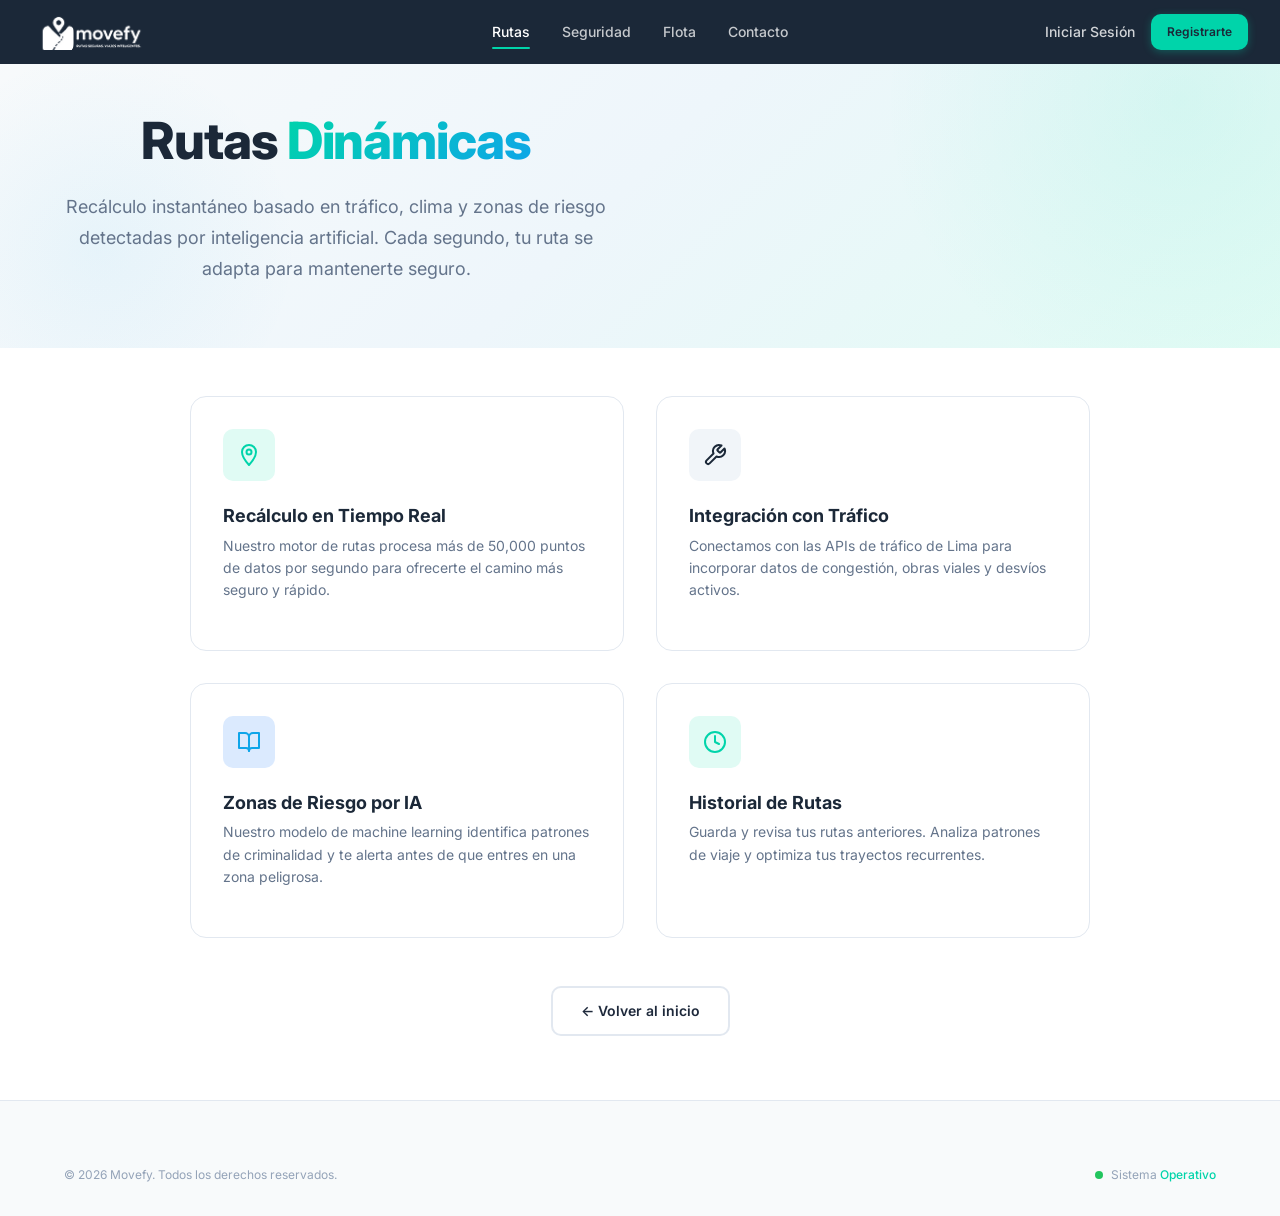
<file: rutas.html>
<!DOCTYPE html>
<html lang="es">
<head>
  <meta charset="UTF-8">
  <meta name="viewport" content="width=device-width, initial-scale=1.0">
  <title>Movefy - Rutas Dinámicas</title>
  <meta name="description" content="Rutas dinámicas con recálculo instantáneo basado en tráfico, clima y zonas de riesgo detectadas por IA.">
  <link rel="stylesheet" href="PUBLIC/assets/styles/styles.css">
  <link rel="stylesheet" href="PUBLIC/assets/styles/landing.css">
  <link rel="icon" href="PUBLIC/favicon.ico">
</head>
<body>

  <nav class="navbar" id="navbar">
    <a href="index.html" class="navbar-logo">
      <img src="PUBLIC/assets/images/logo-movefy.png" alt="Movefy Logo" class="logo-img">
    </a>
    <div class="navbar-nav">
      <a href="rutas.html" class="active">Rutas</a>
      <a href="seguridad.html">Seguridad</a>
      <a href="index.html#fleet">Flota</a>
      <a href="index.html#cta">Contacto</a>
    </div>
    <div class="navbar-actions">
      <a href="login.html" class="btn-login">Iniciar Sesión</a>
      <a href="registro.html" class="btn btn-sm btn-primary">Registrarte</a>
    </div>
  </nav>

  <section class="hero" id="top" style="padding-bottom: 32px;">
    <div class="container">
      <div class="hero-content animate-on-scroll" style="max-width: 100%; text-align: center; margin: 0 auto;">
        <h1>Rutas <span>Dinámicas</span></h1>
        <p style="max-width: 640px; margin: 0 auto var(--spacing-xl);">Recálculo instantáneo basado en tráfico, clima y zonas de riesgo detectadas por inteligencia artificial. Cada segundo, tu ruta se adapta para mantenerte seguro.</p>
      </div>
    </div>
  </section>

  <section class="features-section" style="padding: 48px 0 64px;">
    <div class="container">
      <div class="features-grid" style="grid-template-columns: 1fr 1fr; max-width: 900px; margin: 0 auto; gap: 32px;">
        
        <div class="feature-card animate-on-scroll" style="padding: 32px; border: 1px solid var(--border-color); border-radius: var(--radius-lg);">
          <div class="feature-icon cyan">
            <svg width="24" height="24" viewBox="0 0 24 24" fill="none" stroke="currentColor" stroke-width="2" stroke-linecap="round" stroke-linejoin="round"><path d="M12 2C8.13 2 5 5.13 5 9c0 5.25 7 13 7 13s7-7.75 7-13c0-3.87-3.13-7-7-7z"/><circle cx="12" cy="9" r="2.5"/></svg>
          </div>
          <h3>Recálculo en Tiempo Real</h3>
          <p>Nuestro motor de rutas procesa más de 50,000 puntos de datos por segundo para ofrecerte el camino más seguro y rápido.</p>
        </div>

        <div class="feature-card animate-on-scroll animate-delay-1" style="padding: 32px; border: 1px solid var(--border-color); border-radius: var(--radius-lg);">
          <div class="feature-icon dark">
            <svg width="24" height="24" viewBox="0 0 24 24" fill="none" stroke="currentColor" stroke-width="2" stroke-linecap="round" stroke-linejoin="round"><path d="M14.7 6.3a1 1 0 0 0 0 1.4l1.6 1.6a1 1 0 0 0 1.4 0l3.77-3.77a6 6 0 0 1-7.94 7.94l-6.91 6.91a2.12 2.12 0 0 1-3-3l6.91-6.91a6 6 0 0 1 7.94-7.94l-3.76 3.76z"/></svg>
          </div>
          <h3>Integración con Tráfico</h3>
          <p>Conectamos con las APIs de tráfico de Lima para incorporar datos de congestión, obras viales y desvíos activos.</p>
        </div>

        <div class="feature-card animate-on-scroll animate-delay-2" style="padding: 32px; border: 1px solid var(--border-color); border-radius: var(--radius-lg);">
          <div class="feature-icon blue">
            <svg width="24" height="24" viewBox="0 0 24 24" fill="none" stroke="currentColor" stroke-width="2" stroke-linecap="round" stroke-linejoin="round"><path d="M2 3h6a4 4 0 0 1 4 4v14a3 3 0 0 0-3-3H2z"/><path d="M22 3h-6a4 4 0 0 0-4 4v14a3 3 0 0 1 3-3h7z"/></svg>
          </div>
          <h3>Zonas de Riesgo por IA</h3>
          <p>Nuestro modelo de machine learning identifica patrones de criminalidad y te alerta antes de que entres en una zona peligrosa.</p>
        </div>

        <div class="feature-card animate-on-scroll animate-delay-3" style="padding: 32px; border: 1px solid var(--border-color); border-radius: var(--radius-lg);">
          <div class="feature-icon cyan">
            <svg width="24" height="24" viewBox="0 0 24 24" fill="none" stroke="currentColor" stroke-width="2" stroke-linecap="round" stroke-linejoin="round"><circle cx="12" cy="12" r="10"/><polyline points="12 6 12 12 16 14"/></svg>
          </div>
          <h3>Historial de Rutas</h3>
          <p>Guarda y revisa tus rutas anteriores. Analiza patrones de viaje y optimiza tus trayectos recurrentes.</p>
        </div>

      </div>

      <div style="text-align: center; margin-top: 48px;" class="animate-on-scroll">
        <a href="index.html" class="btn btn-secondary">← Volver al inicio</a>
      </div>
    </div>
  </section>

  <footer class="footer">
    <div class="container">
      <div class="footer-bottom" style="border-top: none; padding-top: 0;">
        <span>© 2026 Movefy. Todos los derechos reservados.</span>
        <div class="footer-status">
          <span class="status-dot"></span>
          <span>Sistema <a href="#">Operativo</a></span>
        </div>
      </div>
    </div>
  </footer>

  <script src="PUBLIC/assets/scripts/main.js"></script>
</body>
</html>
</file>
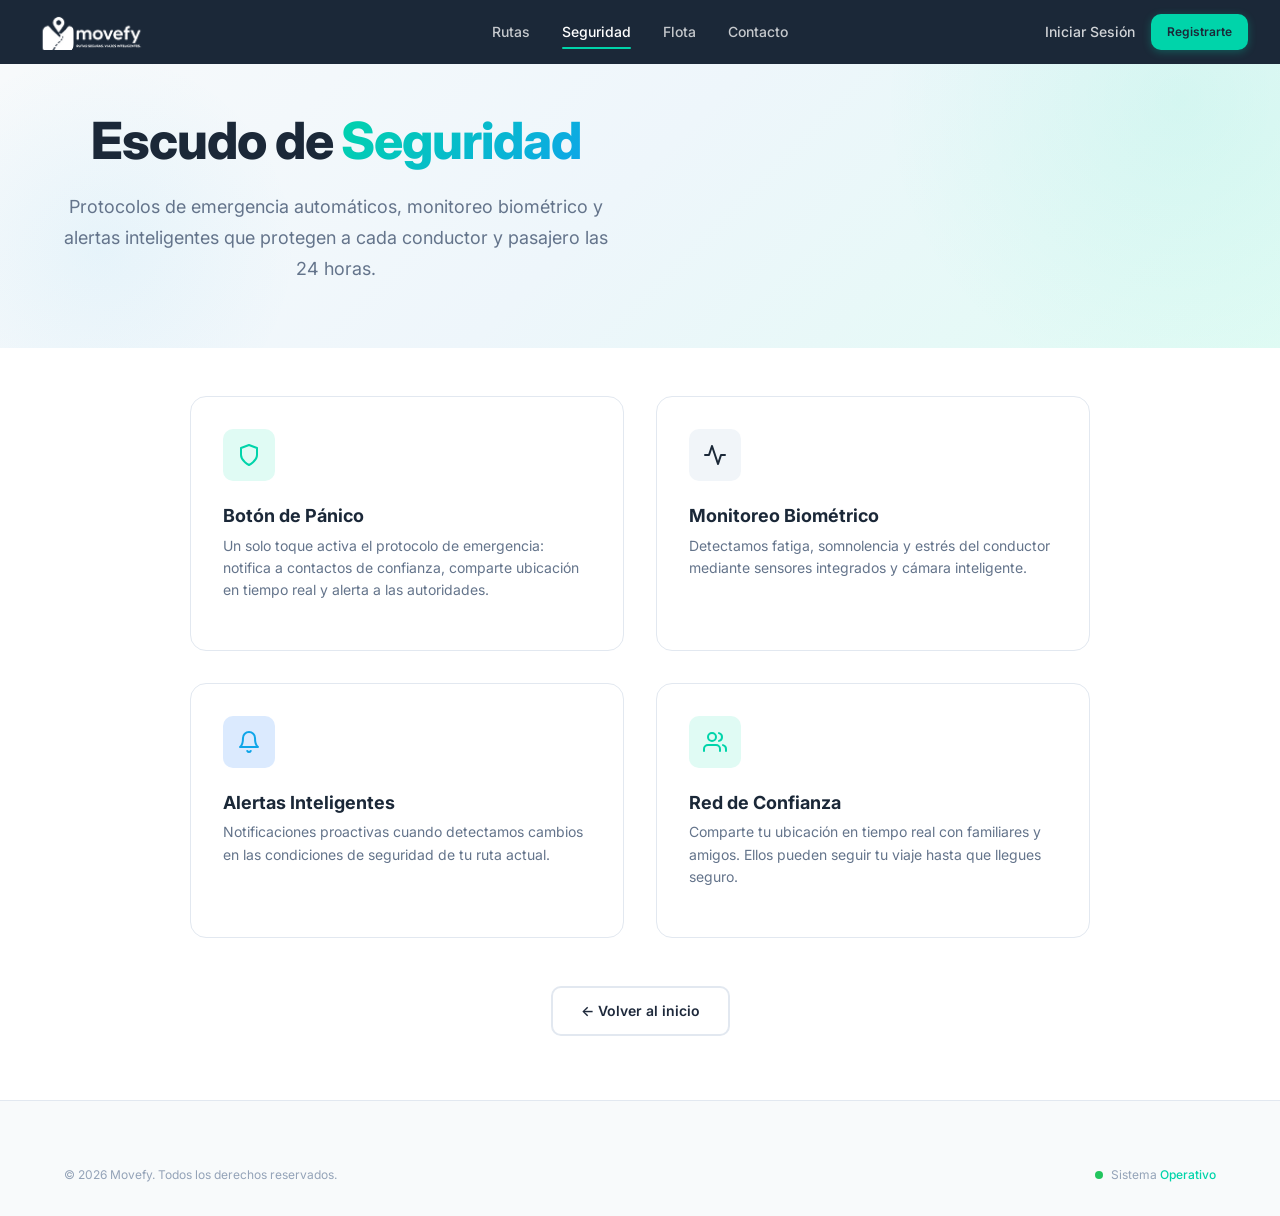
<file: seguridad.html>
<!DOCTYPE html>
<html lang="es">
<head>
  <meta charset="UTF-8">
  <meta name="viewport" content="width=device-width, initial-scale=1.0">
  <title>Movefy - Escudo de Seguridad</title>
  <meta name="description" content="Protocolos de emergencia automáticos y monitoreo biométrico del conductor integrado con Movefy.">
  <link rel="stylesheet" href="PUBLIC/assets/styles/styles.css">
  <link rel="stylesheet" href="PUBLIC/assets/styles/landing.css">
  <link rel="icon" href="PUBLIC/favicon.ico">
</head>
<body>

  <nav class="navbar" id="navbar">
    <a href="index.html" class="navbar-logo">
      <img src="PUBLIC/assets/images/logo-movefy.png" alt="Movefy Logo" class="logo-img">
    </a>
    <div class="navbar-nav">
      <a href="rutas.html">Rutas</a>
      <a href="seguridad.html" class="active">Seguridad</a>
      <a href="index.html#fleet">Flota</a>
      <a href="index.html#cta">Contacto</a>
    </div>
    <div class="navbar-actions">
      <a href="login.html" class="btn-login">Iniciar Sesión</a>
      <a href="registro.html" class="btn btn-sm btn-primary">Registrarte</a>
    </div>
  </nav>

  <section class="hero" id="top" style="padding-bottom: 32px;">
    <div class="container">
      <div class="hero-content animate-on-scroll" style="max-width: 100%; text-align: center; margin: 0 auto;">
        <h1>Escudo de <span>Seguridad</span></h1>
        <p style="max-width: 640px; margin: 0 auto var(--spacing-xl);">Protocolos de emergencia automáticos, monitoreo biométrico y alertas inteligentes que protegen a cada conductor y pasajero las 24 horas.</p>
      </div>
    </div>
  </section>

  <section class="features-section" style="padding: 48px 0 64px;">
    <div class="container">
      <div class="features-grid" style="grid-template-columns: 1fr 1fr; max-width: 900px; margin: 0 auto; gap: 32px;">

        <div class="feature-card animate-on-scroll" style="padding: 32px; border: 1px solid var(--border-color); border-radius: var(--radius-lg);">
          <div class="feature-icon cyan">
            <svg width="24" height="24" viewBox="0 0 24 24" fill="none" stroke="currentColor" stroke-width="2" stroke-linecap="round" stroke-linejoin="round"><path d="M12 22s8-4 8-10V5l-8-3-8 3v7c0 6 8 10 8 10z"/></svg>
          </div>
          <h3>Botón de Pánico</h3>
          <p>Un solo toque activa el protocolo de emergencia: notifica a contactos de confianza, comparte ubicación en tiempo real y alerta a las autoridades.</p>
        </div>

        <div class="feature-card animate-on-scroll animate-delay-1" style="padding: 32px; border: 1px solid var(--border-color); border-radius: var(--radius-lg);">
          <div class="feature-icon dark">
            <svg width="24" height="24" viewBox="0 0 24 24" fill="none" stroke="currentColor" stroke-width="2" stroke-linecap="round" stroke-linejoin="round"><path d="M22 12h-4l-3 9L9 3l-3 9H2"/></svg>
          </div>
          <h3>Monitoreo Biométrico</h3>
          <p>Detectamos fatiga, somnolencia y estrés del conductor mediante sensores integrados y cámara inteligente.</p>
        </div>

        <div class="feature-card animate-on-scroll animate-delay-2" style="padding: 32px; border: 1px solid var(--border-color); border-radius: var(--radius-lg);">
          <div class="feature-icon blue">
            <svg width="24" height="24" viewBox="0 0 24 24" fill="none" stroke="currentColor" stroke-width="2" stroke-linecap="round" stroke-linejoin="round"><path d="M6 8a6 6 0 0 1 12 0c0 7 3 9 3 9H3s3-2 3-9"/><path d="M10.3 21a1.94 1.94 0 0 0 3.4 0"/></svg>
          </div>
          <h3>Alertas Inteligentes</h3>
          <p>Notificaciones proactivas cuando detectamos cambios en las condiciones de seguridad de tu ruta actual.</p>
        </div>

        <div class="feature-card animate-on-scroll animate-delay-3" style="padding: 32px; border: 1px solid var(--border-color); border-radius: var(--radius-lg);">
          <div class="feature-icon cyan">
            <svg width="24" height="24" viewBox="0 0 24 24" fill="none" stroke="currentColor" stroke-width="2" stroke-linecap="round" stroke-linejoin="round"><path d="M17 21v-2a4 4 0 0 0-4-4H5a4 4 0 0 0-4 4v2"/><circle cx="9" cy="7" r="4"/><path d="M23 21v-2a4 4 0 0 0-3-3.87"/><path d="M16 3.13a4 4 0 0 1 0 7.75"/></svg>
          </div>
          <h3>Red de Confianza</h3>
          <p>Comparte tu ubicación en tiempo real con familiares y amigos. Ellos pueden seguir tu viaje hasta que llegues seguro.</p>
        </div>

      </div>

      <div style="text-align: center; margin-top: 48px;" class="animate-on-scroll">
        <a href="index.html" class="btn btn-secondary">← Volver al inicio</a>
      </div>
    </div>
  </section>

  <footer class="footer">
    <div class="container">
      <div class="footer-bottom" style="border-top: none; padding-top: 0;">
        <span>© 2026 Movefy. Todos los derechos reservados.</span>
        <div class="footer-status">
          <span class="status-dot"></span>
          <span>Sistema <a href="#">Operativo</a></span>
        </div>
      </div>
    </div>
  </footer>

  <script src="PUBLIC/assets/scripts/main.js"></script>
</body>
</html>
</file>
<file: PUBLIC/assets/styles/styles.css>
/* ========================================
   MOVEFY - Global Styles
   ======================================== */

/* --- Google Fonts --- */
@import url('https://fonts.googleapis.com/css2?family=Inter:wght@300;400;500;600;700;800;900&display=swap');

/* --- CSS Variables (Design Tokens) --- */
:root {
  /* Primary Colors */
  --primary-dark: #1B2838;
  --primary-darker: #0F1923;
  --primary-cyan: #00D4AA;
  --primary-cyan-light: #2EEBD0;
  --primary-cyan-bg: #E0FBF4;
  --accent-blue: #0EA5E9;

  /* Backgrounds */
  --bg-light: #F8FAFB;
  --bg-white: #FFFFFF;
  --bg-section: #F1F5F9;
  --bg-dark: #1B2838;
  --bg-darker: #0F1923;
  --bg-card: #FFFFFF;

  /* Text */
  --text-dark: #1E293B;
  --text-gray: #64748B;
  --text-light: #94A3B8;
  --text-white: #FFFFFF;

  /* Status Colors */
  --danger-red: #EF4444;
  --danger-red-bg: #FEE2E2;
  --success-green: #22C55E;
  --success-green-bg: #DCFCE7;
  --warning-orange: #F97316;
  --warning-orange-bg: #FFEDD5;
  --info-blue: #3B82F6;
  --info-blue-bg: #DBEAFE;

  /* Borders */
  --border-color: #E2E8F0;
  --border-light: #F1F5F9;

  /* Shadows */
  --shadow-sm: 0 1px 2px rgba(0, 0, 0, 0.05);
  --shadow-md: 0 4px 6px -1px rgba(0, 0, 0, 0.07), 0 2px 4px -2px rgba(0, 0, 0, 0.05);
  --shadow-lg: 0 10px 15px -3px rgba(0, 0, 0, 0.08), 0 4px 6px -4px rgba(0, 0, 0, 0.05);
  --shadow-xl: 0 20px 25px -5px rgba(0, 0, 0, 0.1), 0 8px 10px -6px rgba(0, 0, 0, 0.05);
  --shadow-card: 0 1px 3px rgba(0,0,0,0.06), 0 6px 16px rgba(0,0,0,0.04);
  --shadow-card-hover: 0 4px 12px rgba(0,0,0,0.1), 0 12px 28px rgba(0,0,0,0.06);

  /* Spacing */
  --spacing-xs: 4px;
  --spacing-sm: 8px;
  --spacing-md: 16px;
  --spacing-lg: 24px;
  --spacing-xl: 32px;
  --spacing-2xl: 48px;
  --spacing-3xl: 64px;
  --spacing-4xl: 96px;

  /* Border Radius */
  --radius-sm: 6px;
  --radius-md: 10px;
  --radius-lg: 16px;
  --radius-xl: 20px;
  --radius-2xl: 24px;
  --radius-full: 9999px;

  /* Transitions */
  --transition-fast: 150ms ease;
  --transition-base: 250ms ease;
  --transition-slow: 400ms ease;
  --transition-spring: 400ms cubic-bezier(0.34, 1.56, 0.64, 1);

  /* Typography */
  --font-family: 'Inter', -apple-system, BlinkMacSystemFont, 'Segoe UI', sans-serif;
  --font-size-xs: 0.75rem;
  --font-size-sm: 0.875rem;
  --font-size-base: 1rem;
  --font-size-lg: 1.125rem;
  --font-size-xl: 1.25rem;
  --font-size-2xl: 1.5rem;
  --font-size-3xl: 1.875rem;
  --font-size-4xl: 2.25rem;
  --font-size-5xl: 3rem;

  /* Layout */
  --max-width: 1200px;
  --navbar-height: 64px;
  --sidebar-width: 300px;
}

/* --- CSS Reset --- */
*,
*::before,
*::after {
  margin: 0;
  padding: 0;
  box-sizing: border-box;
}

html {
  scroll-behavior: smooth;
  -webkit-font-smoothing: antialiased;
  -moz-osx-font-smoothing: grayscale;
}

body {
  font-family: var(--font-family);
  font-size: var(--font-size-base);
  line-height: 1.6;
  color: var(--text-dark);
  background-color: var(--bg-white);
  overflow-x: hidden;
}

a {
  text-decoration: none;
  color: inherit;
  transition: color var(--transition-fast);
}

ul, ol {
  list-style: none;
}

img {
  max-width: 100%;
  height: auto;
  display: block;
}

button {
  border: none;
  background: none;
  cursor: pointer;
  font-family: inherit;
  font-size: inherit;
}

input, textarea, select {
  font-family: inherit;
  font-size: inherit;
  border: none;
  outline: none;
}

/* --- Typography --- */
h1, h2, h3, h4, h5, h6 {
  line-height: 1.2;
  color: var(--text-dark);
  font-weight: 700;
}

h1 { font-size: var(--font-size-5xl); }
h2 { font-size: var(--font-size-4xl); }
h3 { font-size: var(--font-size-2xl); }
h4 { font-size: var(--font-size-xl); }
h5 { font-size: var(--font-size-lg); }

p {
  color: var(--text-gray);
  line-height: 1.7;
}

.text-uppercase {
  text-transform: uppercase;
  letter-spacing: 0.08em;
  font-weight: 600;
  font-size: var(--font-size-xs);
}

/* --- Layout Utilities --- */
.container {
  width: 100%;
  max-width: var(--max-width);
  margin: 0 auto;
  padding: 0 var(--spacing-lg);
}

.section {
  padding: var(--spacing-4xl) 0;
}

.flex {
  display: flex;
}

.flex-center {
  display: flex;
  align-items: center;
  justify-content: center;
}

.flex-between {
  display: flex;
  align-items: center;
  justify-content: space-between;
}

.grid {
  display: grid;
}

/* --- Navbar --- */
.navbar {
  position: fixed;
  top: 0;
  left: 0;
  right: 0;
  height: var(--navbar-height);
  background: var(--primary-dark);
  display: flex;
  align-items: center;
  justify-content: space-between;
  padding: 0 var(--spacing-xl);
  z-index: 1000;
  transition: background var(--transition-base), box-shadow var(--transition-base);
}

.navbar.scrolled {
  background: rgba(27, 40, 56, 0.98);
  box-shadow: 0 2px 20px rgba(0, 0, 0, 0.3);
  backdrop-filter: blur(10px);
}

.navbar-logo {
  display: flex;
  align-items: center;
  gap: var(--spacing-sm);
  flex: 1;
}

.navbar-logo svg,
.navbar-logo img {
  height: 32px;
}

.navbar-logo .logo-img {
  height: 36px;
  width: auto;
  filter: brightness(0) invert(1);
  transition: opacity var(--transition-fast);
}

.navbar-logo .logo-img:hover {
  opacity: 0.9;
}

.footer-logo-img {
  height: 32px;
  width: auto;
}

.navbar-logo .logo-text {
  font-size: var(--font-size-xl);
  font-weight: 700;
  color: var(--text-white);
  letter-spacing: -0.02em;
}

.navbar-logo .logo-subtitle {
  font-size: 7px;
  color: var(--text-light);
  text-transform: uppercase;
  letter-spacing: 0.1em;
  display: block;
  margin-top: -4px;
}

.navbar-nav {
  display: flex;
  align-items: center;
  gap: var(--spacing-xl);
}

.navbar-nav a {
  color: rgba(255, 255, 255, 0.75);
  font-size: var(--font-size-sm);
  font-weight: 500;
  transition: color var(--transition-fast);
  position: relative;
}

.navbar-nav a:hover,
.navbar-nav a.active {
  color: var(--text-white);
}

.navbar-nav a.active::after {
  content: '';
  position: absolute;
  bottom: -6px;
  left: 0;
  right: 0;
  height: 2px;
  background: var(--primary-cyan);
  border-radius: 1px;
}

.navbar-actions {
  display: flex;
  align-items: center;
  justify-content: flex-end;
  gap: var(--spacing-md);
  flex: 1;
}

.navbar-actions .btn-login {
  color: rgba(255, 255, 255, 0.8);
  font-size: var(--font-size-sm);
  font-weight: 500;
  transition: color var(--transition-fast);
  text-decoration: none;
}

.navbar-actions .btn-login:hover {
  color: var(--primary-cyan);
}

.navbar-actions .icon-btn {
  width: 40px;
  height: 40px;
  border-radius: var(--radius-full);
  display: flex;
  align-items: center;
  justify-content: center;
  color: rgba(255, 255, 255, 0.75);
  transition: all var(--transition-fast);
}

.navbar-actions .icon-btn:hover {
  color: var(--text-white);
  background: rgba(255, 255, 255, 0.1);
}

.navbar-actions .avatar {
  width: 36px;
  height: 36px;
  border-radius: var(--radius-full);
  background: linear-gradient(135deg, var(--primary-cyan), var(--accent-blue));
  display: flex;
  align-items: center;
  justify-content: center;
  color: white;
  font-size: var(--font-size-sm);
  font-weight: 600;
  border: 2px solid rgba(255, 255, 255, 0.2);
}

/* --- Buttons --- */
.btn {
  display: inline-flex;
  align-items: center;
  justify-content: center;
  gap: var(--spacing-sm);
  padding: 12px 28px;
  border-radius: var(--radius-md);
  font-weight: 600;
  font-size: var(--font-size-sm);
  transition: all var(--transition-base);
  cursor: pointer;
  white-space: nowrap;
  position: relative;
  overflow: hidden;
}

.btn-primary {
  background: var(--primary-cyan);
  color: var(--primary-dark);
  box-shadow: 0 2px 8px rgba(0, 212, 170, 0.3);
}

.btn-primary:hover {
  background: var(--primary-cyan-light);
  box-shadow: 0 4px 16px rgba(0, 212, 170, 0.4);
  transform: translateY(-1px);
}

.btn-secondary {
  background: transparent;
  color: var(--text-dark);
  border: 2px solid var(--border-color);
}

.btn-secondary:hover {
  border-color: var(--primary-dark);
  background: var(--bg-light);
}

.btn-dark {
  background: var(--primary-dark);
  color: var(--text-white);
}

.btn-dark:hover {
  background: var(--primary-darker);
  transform: translateY(-1px);
}

.btn-outline-cyan {
  background: transparent;
  color: var(--primary-cyan);
  border: 2px solid var(--primary-cyan);
}

.btn-outline-cyan:hover {
  background: var(--primary-cyan);
  color: var(--primary-dark);
}

.btn-alert {
  background: var(--primary-cyan);
  color: var(--primary-dark);
  border-radius: var(--radius-full);
  padding: 8px 20px;
  font-size: var(--font-size-sm);
  font-weight: 600;
}

.btn-lg {
  padding: 16px 36px;
  font-size: var(--font-size-base);
  border-radius: var(--radius-lg);
}

.btn-sm {
  padding: 8px 16px;
  font-size: var(--font-size-xs);
}

.btn-icon {
  width: 44px;
  height: 44px;
  padding: 0;
  border-radius: var(--radius-md);
  display: flex;
  align-items: center;
  justify-content: center;
}

/* --- Cards --- */
.card {
  background: var(--bg-card);
  border-radius: var(--radius-lg);
  padding: var(--spacing-xl);
  box-shadow: var(--shadow-card);
  transition: all var(--transition-base);
  border: 1px solid var(--border-light);
}

.card:hover {
  box-shadow: var(--shadow-card-hover);
}

.card-interactive:hover {
  transform: translateY(-4px);
  border-color: var(--primary-cyan);
}

/* --- Input Fields --- */
.input-group {
  display: flex;
  flex-direction: column;
  gap: var(--spacing-sm);
}

.input-group label {
  font-size: var(--font-size-sm);
  font-weight: 600;
  color: var(--text-dark);
}

.input-wrapper {
  display: flex;
  align-items: center;
  gap: var(--spacing-sm);
  padding: 12px 16px;
  border: 1.5px solid var(--border-color);
  border-radius: var(--radius-md);
  background: var(--bg-white);
  transition: all var(--transition-fast);
}

.input-wrapper:focus-within {
  border-color: var(--primary-cyan);
  box-shadow: 0 0 0 3px rgba(0, 212, 170, 0.1);
}

.input-wrapper .input-icon {
  color: var(--text-light);
  flex-shrink: 0;
}

.input-wrapper input {
  flex: 1;
  background: transparent;
  color: var(--text-dark);
}

.input-wrapper input::placeholder {
  color: var(--text-light);
}

.input-wrapper .input-action {
  color: var(--text-light);
  cursor: pointer;
  transition: color var(--transition-fast);
  flex-shrink: 0;
}

.input-wrapper .input-action:hover {
  color: var(--text-dark);
}

/* --- Badges --- */
.badge {
  display: inline-flex;
  align-items: center;
  gap: 6px;
  padding: 4px 12px;
  border-radius: var(--radius-full);
  font-size: var(--font-size-xs);
  font-weight: 600;
  text-transform: uppercase;
  letter-spacing: 0.05em;
}

.badge-cyan {
  background: var(--primary-cyan-bg);
  color: #059669;
}

.badge-red {
  background: var(--danger-red-bg);
  color: var(--danger-red);
}

.badge-green {
  background: var(--success-green-bg);
  color: var(--success-green);
}

.badge-blue {
  background: var(--info-blue-bg);
  color: var(--info-blue);
}

.badge-dark {
  background: var(--primary-dark);
  color: var(--text-white);
}

.badge-live {
  background: var(--primary-cyan);
  color: var(--primary-dark);
  animation: pulse-badge 2s infinite;
}

@keyframes pulse-badge {
  0%, 100% { opacity: 1; }
  50% { opacity: 0.7; }
}

/* --- Footer --- */
.footer {
  background: var(--bg-light);
  border-top: 1px solid var(--border-color);
  padding: var(--spacing-3xl) 0 var(--spacing-xl);
}

.footer-grid {
  display: grid;
  grid-template-columns: 2fr 1fr 1fr;
  gap: var(--spacing-3xl);
  margin-bottom: var(--spacing-2xl);
}

.footer-brand .logo-text {
  font-size: var(--font-size-xl);
  font-weight: 700;
  color: var(--text-dark);
  margin-bottom: var(--spacing-md);
  display: flex;
  align-items: center;
  gap: var(--spacing-sm);
}

.footer-brand p {
  font-size: var(--font-size-sm);
  max-width: 300px;
  margin-bottom: var(--spacing-lg);
}

.footer-social {
  display: flex;
  gap: var(--spacing-md);
}

.footer-social a {
  width: 36px;
  height: 36px;
  border-radius: var(--radius-full);
  background: var(--primary-dark);
  display: flex;
  align-items: center;
  justify-content: center;
  color: var(--text-white);
  transition: all var(--transition-fast);
}

.footer-social a:hover {
  background: var(--primary-cyan);
  color: var(--primary-dark);
  transform: translateY(-2px);
}

.footer-column h4 {
  font-size: var(--font-size-sm);
  font-weight: 700;
  color: var(--text-dark);
  margin-bottom: var(--spacing-lg);
  text-transform: uppercase;
  letter-spacing: 0.05em;
}

.footer-column a {
  display: block;
  color: var(--text-gray);
  font-size: var(--font-size-sm);
  padding: 4px 0;
  transition: color var(--transition-fast);
}

.footer-column a:hover {
  color: var(--primary-cyan);
}

.footer-bottom {
  display: flex;
  align-items: center;
  justify-content: space-between;
  padding-top: var(--spacing-xl);
  border-top: 1px solid var(--border-color);
  font-size: var(--font-size-xs);
  color: var(--text-light);
}

.footer-status {
  display: flex;
  align-items: center;
  gap: var(--spacing-sm);
}

.footer-status .status-dot {
  width: 8px;
  height: 8px;
  border-radius: var(--radius-full);
  background: var(--success-green);
  animation: pulse-dot 2s infinite;
}

@keyframes pulse-dot {
  0%, 100% { opacity: 1; transform: scale(1); }
  50% { opacity: 0.6; transform: scale(0.85); }
}

.footer-status a {
  color: var(--primary-cyan);
  font-weight: 500;
}

/* --- Scroll Animations --- */
.animate-on-scroll {
  opacity: 0;
  transform: translateY(30px);
  transition: opacity 0.6s ease, transform 0.6s ease;
}

.animate-on-scroll.visible {
  opacity: 1;
  transform: translateY(0);
}

.animate-delay-1 { transition-delay: 0.1s; }
.animate-delay-2 { transition-delay: 0.2s; }
.animate-delay-3 { transition-delay: 0.3s; }
.animate-delay-4 { transition-delay: 0.4s; }

/* --- Responsive --- */
@media (max-width: 1024px) {
  :root {
    --font-size-5xl: 2.5rem;
    --font-size-4xl: 2rem;
  }

  .container {
    padding: 0 var(--spacing-md);
  }

  .footer-grid {
    grid-template-columns: 1fr 1fr;
    gap: var(--spacing-xl);
  }
}

@media (max-width: 768px) {
  :root {
    --font-size-5xl: 2rem;
    --font-size-4xl: 1.75rem;
    --navbar-height: 56px;
  }

  .section {
    padding: var(--spacing-2xl) 0;
  }

  .navbar-nav {
    display: none;
  }

  .footer-grid {
    grid-template-columns: 1fr;
    gap: var(--spacing-xl);
  }
}

/* --- Utility Classes --- */
.text-center { text-align: center; }
.text-white { color: var(--text-white); }
.text-cyan { color: var(--primary-cyan); }
.text-gray { color: var(--text-gray); }
.fw-500 { font-weight: 500; }
.fw-600 { font-weight: 600; }
.fw-700 { font-weight: 700; }
.mt-1 { margin-top: var(--spacing-sm); }
.mt-2 { margin-top: var(--spacing-md); }
.mt-3 { margin-top: var(--spacing-lg); }
.mt-4 { margin-top: var(--spacing-xl); }
.mb-1 { margin-bottom: var(--spacing-sm); }
.mb-2 { margin-bottom: var(--spacing-md); }
.mb-3 { margin-bottom: var(--spacing-lg); }
.mb-4 { margin-bottom: var(--spacing-xl); }
.gap-1 { gap: var(--spacing-sm); }
.gap-2 { gap: var(--spacing-md); }
.gap-3 { gap: var(--spacing-lg); }
</file>
<file: PUBLIC/assets/styles/landing.css>
/* ========================================
   MOVEFY - Landing Page Styles
   ======================================== */

/* --- Hero Section --- */
.hero {
  position: relative;
  min-height: auto;
  display: flex;
  align-items: center;
  padding: calc(var(--navbar-height) + 48px) 0 48px;
  background: linear-gradient(135deg, #F8FAFB 0%, #EEF6FB 50%, #E0FBF4 100%);
  overflow: hidden;
}

.hero::before {
  content: '';
  position: absolute;
  top: -200px;
  right: -200px;
  width: 600px;
  height: 600px;
  background: radial-gradient(circle, rgba(0, 212, 170, 0.08) 0%, transparent 70%);
  border-radius: 50%;
}

.hero::after {
  content: '';
  position: absolute;
  bottom: -100px;
  left: -100px;
  width: 400px;
  height: 400px;
  background: radial-gradient(circle, rgba(14, 165, 233, 0.06) 0%, transparent 70%);
  border-radius: 50%;
}

.hero .container {
  display: grid;
  grid-template-columns: 1fr 1fr;
  gap: var(--spacing-3xl);
  align-items: center;
  position: relative;
  z-index: 1;
}

.hero-content {
  max-width: 560px;
}

.hero-content h1 {
  font-size: 3.2rem;
  font-weight: 800;
  line-height: 1.1;
  color: var(--primary-dark);
  margin-bottom: var(--spacing-lg);
  letter-spacing: -0.02em;
}

.hero-content h1 span {
  background: linear-gradient(135deg, var(--primary-cyan), var(--accent-blue));
  -webkit-background-clip: text;
  -webkit-text-fill-color: transparent;
  background-clip: text;
}

.hero-content p {
  font-size: var(--font-size-lg);
  line-height: 1.7;
  color: var(--text-gray);
  margin-bottom: var(--spacing-xl);
  max-width: 480px;
}

.hero-buttons {
  display: flex;
  gap: var(--spacing-md);
  flex-wrap: wrap;
}

.hero-buttons .btn-primary {
  padding: 16px 32px;
  font-size: var(--font-size-base);
  font-weight: 700;
  text-transform: uppercase;
  letter-spacing: 0.05em;
  border-radius: var(--radius-full);
}

.hero-buttons .btn-secondary {
  padding: 16px 32px;
  font-size: var(--font-size-base);
  font-weight: 700;
  text-transform: uppercase;
  letter-spacing: 0.05em;
  border-radius: var(--radius-full);
}

.hero-image {
  display: flex;
  justify-content: center;
  align-items: center;
  position: relative;
}

.hero-image img {
  max-width: 500px;
  width: 100%;
  mask-image: radial-gradient(ellipse 70% 70% at 50% 50%, black 50%, transparent 100%);
  -webkit-mask-image: radial-gradient(ellipse 70% 70% at 50% 50%, black 50%, transparent 100%);
  filter: drop-shadow(0 20px 60px rgba(0, 0, 0, 0.15));
  animation: float 6s ease-in-out infinite;
}

@keyframes float {
  0%, 100% { transform: translateY(0px); }
  50% { transform: translateY(-15px); }
}

/* Floating cards around hero image */
.hero-float-card {
  position: absolute;
  background: var(--bg-white);
  border-radius: var(--radius-md);
  padding: 10px 16px;
  box-shadow: var(--shadow-lg);
  font-size: var(--font-size-xs);
  display: flex;
  align-items: center;
  gap: 8px;
  animation: floatCard 4s ease-in-out infinite;
  white-space: nowrap;
}

.hero-float-card:nth-child(2) {
  top: 15%;
  right: -10px;
  animation-delay: 0.5s;
}

.hero-float-card:nth-child(3) {
  bottom: 25%;
  left: -20px;
  animation-delay: 1s;
}

.hero-float-card:nth-child(4) {
  bottom: 10%;
  right: 10%;
  animation-delay: 1.5s;
}

.hero-float-card .float-avatar {
  width: 28px;
  height: 28px;
  border-radius: var(--radius-full);
  background: linear-gradient(135deg, var(--primary-cyan), var(--accent-blue));
}

.hero-float-card .float-dot {
  width: 8px;
  height: 8px;
  border-radius: var(--radius-full);
  background: var(--success-green);
}

@keyframes floatCard {
  0%, 100% { transform: translateY(0) rotate(0deg); }
  50% { transform: translateY(-8px) rotate(1deg); }
}

/* --- Features Section --- */
.features-section {
  padding: var(--spacing-3xl) 0;
  background: var(--bg-white);
}

.features-section .section-header {
  text-align: center;
  margin-bottom: var(--spacing-3xl);
}

.features-section .section-header h2 {
  font-size: var(--font-size-4xl);
  color: var(--primary-dark);
  margin-bottom: var(--spacing-md);
}

.features-section .section-header p {
  max-width: 600px;
  margin: 0 auto;
  font-size: var(--font-size-lg);
}

.features-grid {
  display: grid;
  grid-template-columns: repeat(3, 1fr);
  gap: var(--spacing-xl);
}

.feature-card {
  padding: var(--spacing-xl);
  border-radius: var(--radius-lg);
  transition: all var(--transition-base);
  border: 1px solid transparent;
}

.feature-card:hover {
  background: var(--bg-light);
  border-color: var(--border-color);
  transform: translateY(-4px);
}

.feature-icon {
  width: 52px;
  height: 52px;
  border-radius: var(--radius-md);
  display: flex;
  align-items: center;
  justify-content: center;
  margin-bottom: var(--spacing-lg);
  font-size: 24px;
}

.feature-icon.cyan {
  background: var(--primary-cyan-bg);
  color: var(--primary-cyan);
}

.feature-icon.blue {
  background: var(--info-blue-bg);
  color: var(--accent-blue);
}

.feature-icon.dark {
  background: var(--bg-section);
  color: var(--primary-dark);
}

.feature-card h3 {
  font-size: var(--font-size-lg);
  margin-bottom: var(--spacing-sm);
  color: var(--primary-dark);
}

.feature-card p {
  font-size: var(--font-size-sm);
  line-height: 1.6;
  margin-bottom: var(--spacing-md);
}

.feature-link {
  font-size: var(--font-size-sm);
  font-weight: 600;
  color: var(--primary-cyan);
  display: inline-flex;
  align-items: center;
  gap: 4px;
  transition: gap var(--transition-fast);
}

.feature-link:hover {
  gap: 8px;
  color: var(--accent-blue);
}

/* --- Fleet Section --- */
.fleet-section {
  padding: var(--spacing-3xl) 0;
  background: var(--bg-light);
}

.fleet-grid {
  display: grid;
  grid-template-columns: 1fr 1fr;
  gap: var(--spacing-3xl);
  align-items: center;
}

.fleet-image-wrapper {
  position: relative;
  border-radius: var(--radius-xl);
  overflow: hidden;
  box-shadow: var(--shadow-xl);
}

.fleet-image-wrapper img {
  width: 100%;
  display: block;
}

.fleet-overlay-badges {
  position: absolute;
  top: var(--spacing-md);
  right: var(--spacing-md);
  display: flex;
  flex-direction: column;
  gap: var(--spacing-sm);
}

.fleet-badge {
  display: flex;
  align-items: center;
  gap: 8px;
  background: rgba(255, 255, 255, 0.95);
  backdrop-filter: blur(8px);
  padding: 8px 14px;
  border-radius: var(--radius-full);
  font-size: var(--font-size-xs);
  font-weight: 600;
  box-shadow: var(--shadow-md);
}

.fleet-badge .dot {
  width: 8px;
  height: 8px;
  border-radius: 50%;
}

.fleet-badge .dot.green { background: var(--success-green); }
.fleet-badge .dot.orange { background: var(--warning-orange); }

.fleet-label {
  position: absolute;
  bottom: var(--spacing-lg);
  left: var(--spacing-lg);
}

.fleet-label span {
  display: block;
  font-size: var(--font-size-xs);
  font-weight: 700;
  color: var(--primary-cyan);
  text-transform: uppercase;
  letter-spacing: 0.1em;
  margin-bottom: 4px;
}

.fleet-label h3 {
  color: var(--text-white);
  font-size: var(--font-size-xl);
}

.fleet-info {
  display: flex;
  flex-direction: column;
  gap: var(--spacing-xl);
}

.fleet-info-card {
  display: flex;
  gap: var(--spacing-md);
  align-items: center;
  background: var(--bg-white);
  padding: var(--spacing-lg);
  border-radius: var(--radius-lg);
  border: 1px solid var(--border-light);
  box-shadow: var(--shadow-sm);
  transition: all var(--transition-base);
  position: relative;
  overflow: hidden;
  text-decoration: none;
  color: inherit;
}

.fleet-info-card:hover {
  transform: translateY(-4px);
  box-shadow: var(--shadow-md);
  border-color: var(--primary-cyan);
}

.fleet-info-card .card-arrow {
  margin-left: auto;
  color: var(--text-light);
  transition: all var(--transition-base);
  transform: translateX(-4px);
  opacity: 0;
}

.fleet-info-card:hover .card-arrow {
  color: var(--primary-cyan);
  transform: translateX(0);
  opacity: 1;
}

.fleet-info-card.stat-highlight {
  background: var(--primary-dark);
  color: var(--text-white);
  border-color: var(--primary-darker);
}

.fleet-info-card.stat-highlight h4,
.fleet-info-card.stat-highlight p {
  color: var(--text-light);
}

.fleet-info-icon {
  width: 44px;
  height: 44px;
  border-radius: var(--radius-md);
  background: var(--primary-cyan-bg);
  color: var(--primary-cyan);
  display: flex;
  align-items: center;
  justify-content: center;
  flex-shrink: 0;
}

.fleet-info-icon.highlight {
  background: rgba(0, 212, 170, 0.15);
  color: var(--primary-cyan-light);
}

.fleet-info-card h4 {
  font-size: var(--font-size-base);
  margin-bottom: 4px;
  color: var(--primary-dark);
}

.fleet-info-card p {
  font-size: var(--font-size-sm);
  color: var(--text-gray);
  margin: 0;
}

.fleet-info-card .stat-value {
  font-size: var(--font-size-2xl);
  font-weight: 800;
  color: var(--text-white);
  line-height: 1;
  margin-bottom: 4px;
}

.fleet-info-card .stat-label {
  font-size: var(--font-size-xs);
  color: var(--primary-cyan);
  font-weight: 600;
  text-transform: uppercase;
  letter-spacing: 0.05em;
}

/* --- CTA Section --- */
.cta-section {
  padding: var(--spacing-3xl) 0;
  background: var(--bg-white);
}

.cta-card {
  background: var(--bg-light);
  border-radius: var(--radius-2xl);
  padding: var(--spacing-3xl);
  text-align: center;
  max-width: 700px;
  margin: 0 auto;
  border: 1px solid var(--border-color);
}

.cta-card h2 {
  font-size: var(--font-size-3xl);
  color: var(--primary-dark);
  margin-bottom: var(--spacing-md);
  line-height: 1.3;
}

.cta-card p {
  font-size: var(--font-size-base);
  max-width: 500px;
  margin: 0 auto var(--spacing-xl);
}

.cta-buttons {
  display: flex;
  justify-content: center;
  gap: var(--spacing-md);
  flex-wrap: wrap;
}

/* --- Responsive --- */
@media (max-width: 1024px) {
  .hero .container {
    grid-template-columns: 1fr;
    text-align: center;
  }

  .hero-content {
    max-width: 100%;
  }

  .hero-content p {
    max-width: 100%;
    margin: 0 auto var(--spacing-xl);
  }

  .hero-buttons {
    justify-content: center;
  }

  .hero-image {
    max-width: 400px;
    margin: 0 auto;
  }

  .hero-float-card {
    display: none;
  }

  .features-grid {
    grid-template-columns: 1fr;
    max-width: 500px;
    margin: 0 auto;
  }

  .fleet-grid {
    grid-template-columns: 1fr;
  }
}

@media (max-width: 768px) {
  .hero-content h1 {
    font-size: 2.2rem;
  }

  .hero-buttons .btn {
    width: 100%;
  }

  .cta-card {
    padding: var(--spacing-xl);
  }

  .cta-buttons {
    flex-direction: column;
    align-items: center;
  }
}

/* --- Pricing Section --- */
.pricing-section {
  padding: var(--spacing-3xl) 0;
  background: var(--bg-white);
}

.pricing-grid {
  display: grid;
  grid-template-columns: repeat(auto-fit, minmax(300px, 1fr));
  gap: var(--spacing-xl);
  margin-top: var(--spacing-2xl);
}

.pricing-card {
  background: var(--bg-light);
  border: 1px solid var(--border-color);
  border-radius: var(--radius-xl);
  padding: var(--spacing-xl);
  display: flex;
  flex-direction: column;
  position: relative;
  transition: transform var(--transition-normal), box-shadow var(--transition-normal);
}

.pricing-card:hover {
  transform: translateY(-5px);
  box-shadow: var(--shadow-lg);
  border-color: var(--border-color-hover);
}

.pricing-card.popular {
  border: 2px solid var(--primary-cyan);
  box-shadow: var(--shadow-md);
  transform: scale(1.05);
  z-index: 1;
}

.pricing-card.popular:hover {
  transform: scale(1.05) translateY(-5px);
  box-shadow: var(--shadow-xl);
}

.popular-badge {
  position: absolute;
  top: -12px;
  left: 50%;
  transform: translateX(-50%);
  background: var(--primary-cyan);
  color: var(--text-white);
  padding: 4px 12px;
  border-radius: var(--radius-full);
  font-size: var(--font-size-xs);
  font-weight: 700;
  text-transform: uppercase;
  letter-spacing: 0.5px;
}

.pricing-header {
  text-align: center;
  margin-bottom: var(--spacing-xl);
}

.pricing-header h3 {
  font-size: var(--font-size-xl);
  color: var(--text-dark);
  margin-bottom: 8px;
}

.pricing-header .price {
  font-size: var(--font-size-3xl);
  font-weight: 800;
  color: var(--primary-dark);
  margin-bottom: 8px;
}

.pricing-header .price span {
  font-size: var(--font-size-base);
  color: var(--text-gray);
  font-weight: 500;
}

.pricing-header p {
  color: var(--text-gray);
  font-size: var(--font-size-sm);
  margin: 0;
}

.pricing-features {
  list-style: none;
  padding: 0;
  margin: 0 0 var(--spacing-xl) 0;
  flex-grow: 1;
}

.pricing-features li {
  display: flex;
  align-items: center;
  gap: 12px;
  margin-bottom: 12px;
  color: var(--text-dark);
  font-size: var(--font-size-sm);
  font-weight: 500;
}

.pricing-features li.disabled {
  color: var(--text-gray);
  text-decoration: line-through;
  opacity: 0.7;
}

.pricing-card .btn {
  margin-top: auto;
}

@media (max-width: 768px) {
  .pricing-card.popular {
    transform: scale(1);
  }
  .pricing-card.popular:hover {
    transform: translateY(-5px);
  }
}

/* --- About Section --- */
.about-section {
  padding: var(--spacing-3xl) 0;
  background: linear-gradient(135deg, var(--primary-dark) 0%, var(--primary-darker) 100%);
  color: var(--text-white);
  position: relative;
  overflow: hidden;
}

.about-section::before {
  content: '';
  position: absolute;
  top: -150px;
  left: -150px;
  width: 450px;
  height: 450px;
  background: radial-gradient(circle, rgba(0, 212, 170, 0.08) 0%, transparent 70%);
  border-radius: 50%;
  pointer-events: none;
}

.about-section::after {
  content: '';
  position: absolute;
  bottom: -150px;
  right: -150px;
  width: 450px;
  height: 450px;
  background: radial-gradient(circle, rgba(14, 165, 233, 0.08) 0%, transparent 70%);
  border-radius: 50%;
  pointer-events: none;
}

.about-section .section-header h2 {
  color: var(--text-white);
  font-size: var(--font-size-4xl);
  margin-bottom: var(--spacing-md);
  text-align: center;
}

.about-section .section-header p {
  color: rgba(255, 255, 255, 0.7);
  max-width: 600px;
  margin: 0 auto var(--spacing-2xl);
  font-size: var(--font-size-lg);
  text-align: center;
}

.about-video-container {
  max-width: 800px;
  margin: 0 auto;
  position: relative;
  z-index: 1;
}

.about-video-wrapper {
  position: relative;
  padding-bottom: 56.25%; /* 16:9 Aspect Ratio */
  height: 0;
  border-radius: var(--radius-xl);
  overflow: hidden;
  box-shadow: 0 20px 40px rgba(0, 0, 0, 0.4), 0 0 30px rgba(0, 212, 170, 0.15);
  border: 1px solid rgba(255, 255, 255, 0.1);
  background: #000;
  transition: transform var(--transition-spring), box-shadow var(--transition-spring);
}

.about-video-wrapper:hover {
  transform: translateY(-5px) scale(1.01);
  box-shadow: 0 25px 50px rgba(0, 0, 0, 0.5), 0 0 40px rgba(0, 212, 170, 0.3);
}

.about-video-wrapper video {
  position: absolute;
  top: 0;
  left: 0;
  width: 100%;
  height: 100%;
  object-fit: cover;
  border-radius: var(--radius-xl);
}

/* --- Team Section --- */
.team-section {
  padding: var(--spacing-4xl) 0;
  background: linear-gradient(135deg, var(--primary-dark) 0%, var(--primary-darker) 100%);
  color: var(--text-white);
  position: relative;
  overflow: hidden;
}

.team-section::before {
  content: '';
  position: absolute;
  top: -100px;
  right: -100px;
  width: 400px;
  height: 400px;
  background: radial-gradient(circle, rgba(0, 212, 170, 0.05) 0%, transparent 70%);
  border-radius: 50%;
  pointer-events: none;
}

.team-section::after {
  content: '';
  position: absolute;
  bottom: -100px;
  left: -100px;
  width: 400px;
  height: 400px;
  background: radial-gradient(circle, rgba(14, 165, 233, 0.05) 0%, transparent 70%);
  border-radius: 50%;
  pointer-events: none;
}

.team-section .section-header h2 {
  font-size: var(--font-size-5xl);
  color: var(--text-white);
  margin-bottom: var(--spacing-md);
  font-weight: 800;
  letter-spacing: -0.02em;
  text-align: center;
}

.team-section .section-header p {
  max-width: 650px;
  margin: 0 auto var(--spacing-3xl);
  font-size: var(--font-size-lg);
  color: rgba(255, 255, 255, 0.7);
  line-height: 1.6;
  text-align: center;
}

.team-grid {
  display: grid;
  grid-template-columns: repeat(5, 1fr);
  gap: var(--spacing-xl);
  justify-content: center;
  align-items: stretch;
  position: relative;
  z-index: 1;
}

.team-card {
  background: rgba(255, 255, 255, 0.03);
  backdrop-filter: blur(12px);
  -webkit-backdrop-filter: blur(12px);
  border: 1px solid rgba(255, 255, 255, 0.08);
  border-radius: var(--radius-2xl);
  padding: var(--spacing-md);
  text-align: left;
  transition: transform var(--transition-spring), box-shadow var(--transition-spring), border-color var(--transition-spring), background var(--transition-spring);
  display: flex;
  flex-direction: column;
  box-shadow: 0 15px 35px rgba(0, 0, 0, 0.2);
}

.team-card:hover {
  transform: translateY(-10px);
  background: rgba(255, 255, 255, 0.06);
  border-color: rgba(0, 212, 170, 0.4);
  box-shadow: 0 25px 50px rgba(0, 212, 170, 0.15), 0 0 30px rgba(0, 212, 170, 0.05);
}

.team-avatar-wrapper {
  width: 100%;
  height: 280px;
  border-radius: var(--radius-lg);
  overflow: hidden;
  margin-bottom: var(--spacing-md);
  border: 1px solid rgba(255, 255, 255, 0.1);
  background: #000;
  transition: transform var(--transition-spring), box-shadow var(--transition-spring);
  position: relative;
}

.team-card:hover .team-avatar-wrapper {
  box-shadow: 0 10px 25px rgba(0, 0, 0, 0.5);
}

.team-avatar {
  width: 100%;
  height: 100%;
  object-fit: cover;
  transition: transform var(--transition-slow);
}

.team-card:hover .team-avatar {
  transform: scale(1.08);
}

.team-info {
  display: flex;
  justify-content: space-between;
  align-items: center;
  width: 100%;
  margin-top: auto;
  padding: var(--spacing-xs) 0;
}

.team-name {
  font-size: 1.3rem;
  font-weight: 800;
  color: var(--text-white);
  margin: 0;
  letter-spacing: -0.01em;
  background: linear-gradient(135deg, var(--text-white) 0%, rgba(255, 255, 255, 0.8) 100%);
  -webkit-background-clip: text;
  -webkit-text-fill-color: transparent;
}

.team-social {
  margin: 0;
  padding: 0;
  display: flex;
  align-items: center;
}

.team-social a {
  color: rgba(255, 255, 255, 0.6);
  background: rgba(255, 255, 255, 0.08);
  width: 36px;
  height: 36px;
  border-radius: var(--radius-full);
  display: flex;
  align-items: center;
  justify-content: center;
  border: 1px solid rgba(255, 255, 255, 0.1);
  transition: all var(--transition-base);
}

.team-social a:hover {
  color: var(--primary-darker);
  background: var(--primary-cyan);
  border-color: var(--primary-cyan);
  box-shadow: 0 0 15px var(--primary-cyan);
  transform: translateY(-2px) scale(1.05);
}

@media (max-width: 1200px) {
  .team-avatar-wrapper {
    height: 240px;
  }
}

@media (max-width: 992px) {
  .team-grid {
    grid-template-columns: repeat(3, 1fr);
    gap: var(--spacing-lg);
  }
}

@media (max-width: 768px) {
  .team-grid {
    grid-template-columns: repeat(2, 1fr);
    gap: var(--spacing-md);
  }
  .team-avatar-wrapper {
    height: 260px;
  }
}

@media (max-width: 480px) {
  .team-grid {
    grid-template-columns: 1fr;
    max-width: 320px;
    margin: 0 auto;
  }
  .team-avatar-wrapper {
    height: 320px;
  }
}
</file>
<file: css/styles.css>
/* ========================================
   MOVEFY - Global Styles
   ======================================== */

/* --- Google Fonts --- */
@import url('https://fonts.googleapis.com/css2?family=Inter:wght@300;400;500;600;700;800;900&display=swap');

/* --- CSS Variables (Design Tokens) --- */
:root {
  /* Primary Colors */
  --primary-dark: #1B2838;
  --primary-darker: #0F1923;
  --primary-cyan: #00D4AA;
  --primary-cyan-light: #2EEBD0;
  --primary-cyan-bg: #E0FBF4;
  --accent-blue: #0EA5E9;

  /* Backgrounds */
  --bg-light: #F8FAFB;
  --bg-white: #FFFFFF;
  --bg-section: #F1F5F9;
  --bg-dark: #1B2838;
  --bg-darker: #0F1923;
  --bg-card: #FFFFFF;

  /* Text */
  --text-dark: #1E293B;
  --text-gray: #64748B;
  --text-light: #94A3B8;
  --text-white: #FFFFFF;

  /* Status Colors */
  --danger-red: #EF4444;
  --danger-red-bg: #FEE2E2;
  --success-green: #22C55E;
  --success-green-bg: #DCFCE7;
  --warning-orange: #F97316;
  --warning-orange-bg: #FFEDD5;
  --info-blue: #3B82F6;
  --info-blue-bg: #DBEAFE;

  /* Borders */
  --border-color: #E2E8F0;
  --border-light: #F1F5F9;

  /* Shadows */
  --shadow-sm: 0 1px 2px rgba(0, 0, 0, 0.05);
  --shadow-md: 0 4px 6px -1px rgba(0, 0, 0, 0.07), 0 2px 4px -2px rgba(0, 0, 0, 0.05);
  --shadow-lg: 0 10px 15px -3px rgba(0, 0, 0, 0.08), 0 4px 6px -4px rgba(0, 0, 0, 0.05);
  --shadow-xl: 0 20px 25px -5px rgba(0, 0, 0, 0.1), 0 8px 10px -6px rgba(0, 0, 0, 0.05);
  --shadow-card: 0 1px 3px rgba(0,0,0,0.06), 0 6px 16px rgba(0,0,0,0.04);
  --shadow-card-hover: 0 4px 12px rgba(0,0,0,0.1), 0 12px 28px rgba(0,0,0,0.06);

  /* Spacing */
  --spacing-xs: 4px;
  --spacing-sm: 8px;
  --spacing-md: 16px;
  --spacing-lg: 24px;
  --spacing-xl: 32px;
  --spacing-2xl: 48px;
  --spacing-3xl: 64px;
  --spacing-4xl: 96px;

  /* Border Radius */
  --radius-sm: 6px;
  --radius-md: 10px;
  --radius-lg: 16px;
  --radius-xl: 20px;
  --radius-2xl: 24px;
  --radius-full: 9999px;

  /* Transitions */
  --transition-fast: 150ms ease;
  --transition-base: 250ms ease;
  --transition-slow: 400ms ease;
  --transition-spring: 400ms cubic-bezier(0.34, 1.56, 0.64, 1);

  /* Typography */
  --font-family: 'Inter', -apple-system, BlinkMacSystemFont, 'Segoe UI', sans-serif;
  --font-size-xs: 0.75rem;
  --font-size-sm: 0.875rem;
  --font-size-base: 1rem;
  --font-size-lg: 1.125rem;
  --font-size-xl: 1.25rem;
  --font-size-2xl: 1.5rem;
  --font-size-3xl: 1.875rem;
  --font-size-4xl: 2.25rem;
  --font-size-5xl: 3rem;

  /* Layout */
  --max-width: 1200px;
  --navbar-height: 64px;
  --sidebar-width: 300px;
}

/* --- CSS Reset --- */
*,
*::before,
*::after {
  margin: 0;
  padding: 0;
  box-sizing: border-box;
}

html {
  scroll-behavior: smooth;
  -webkit-font-smoothing: antialiased;
  -moz-osx-font-smoothing: grayscale;
}

body {
  font-family: var(--font-family);
  font-size: var(--font-size-base);
  line-height: 1.6;
  color: var(--text-dark);
  background-color: var(--bg-white);
  overflow-x: hidden;
}

a {
  text-decoration: none;
  color: inherit;
  transition: color var(--transition-fast);
}

ul, ol {
  list-style: none;
}

img {
  max-width: 100%;
  height: auto;
  display: block;
}

button {
  border: none;
  background: none;
  cursor: pointer;
  font-family: inherit;
  font-size: inherit;
}

input, textarea, select {
  font-family: inherit;
  font-size: inherit;
  border: none;
  outline: none;
}

/* --- Typography --- */
h1, h2, h3, h4, h5, h6 {
  line-height: 1.2;
  color: var(--text-dark);
  font-weight: 700;
}

h1 { font-size: var(--font-size-5xl); }
h2 { font-size: var(--font-size-4xl); }
h3 { font-size: var(--font-size-2xl); }
h4 { font-size: var(--font-size-xl); }
h5 { font-size: var(--font-size-lg); }

p {
  color: var(--text-gray);
  line-height: 1.7;
}

.text-uppercase {
  text-transform: uppercase;
  letter-spacing: 0.08em;
  font-weight: 600;
  font-size: var(--font-size-xs);
}

/* --- Layout Utilities --- */
.container {
  width: 100%;
  max-width: var(--max-width);
  margin: 0 auto;
  padding: 0 var(--spacing-lg);
}

.section {
  padding: var(--spacing-4xl) 0;
}

.flex {
  display: flex;
}

.flex-center {
  display: flex;
  align-items: center;
  justify-content: center;
}

.flex-between {
  display: flex;
  align-items: center;
  justify-content: space-between;
}

.grid {
  display: grid;
}

/* --- Navbar --- */
.navbar {
  position: fixed;
  top: 0;
  left: 0;
  right: 0;
  height: var(--navbar-height);
  background: var(--primary-dark);
  display: flex;
  align-items: center;
  justify-content: space-between;
  padding: 0 var(--spacing-xl);
  z-index: 1000;
  transition: background var(--transition-base), box-shadow var(--transition-base);
}

.navbar.scrolled {
  background: rgba(27, 40, 56, 0.98);
  box-shadow: 0 2px 20px rgba(0, 0, 0, 0.3);
  backdrop-filter: blur(10px);
}

.navbar-logo {
  display: flex;
  align-items: center;
  gap: var(--spacing-sm);
}

.navbar-logo svg,
.navbar-logo img {
  height: 32px;
}

.navbar-logo .logo-img {
  height: 36px;
  width: auto;
  filter: brightness(0) invert(1);
  transition: opacity var(--transition-fast);
}

.navbar-logo .logo-img:hover {
  opacity: 0.9;
}

.footer-logo-img {
  height: 32px;
  width: auto;
}

.navbar-logo .logo-text {
  font-size: var(--font-size-xl);
  font-weight: 700;
  color: var(--text-white);
  letter-spacing: -0.02em;
}

.navbar-logo .logo-subtitle {
  font-size: 7px;
  color: var(--text-light);
  text-transform: uppercase;
  letter-spacing: 0.1em;
  display: block;
  margin-top: -4px;
}

.navbar-nav {
  display: flex;
  align-items: center;
  gap: var(--spacing-xl);
}

.navbar-nav a {
  color: rgba(255, 255, 255, 0.75);
  font-size: var(--font-size-sm);
  font-weight: 500;
  transition: color var(--transition-fast);
  position: relative;
}

.navbar-nav a:hover,
.navbar-nav a.active {
  color: var(--text-white);
}

.navbar-nav a.active::after {
  content: '';
  position: absolute;
  bottom: -6px;
  left: 0;
  right: 0;
  height: 2px;
  background: var(--primary-cyan);
  border-radius: 1px;
}

.navbar-actions {
  display: flex;
  align-items: center;
  gap: var(--spacing-md);
}

.navbar-actions .icon-btn {
  width: 40px;
  height: 40px;
  border-radius: var(--radius-full);
  display: flex;
  align-items: center;
  justify-content: center;
  color: rgba(255, 255, 255, 0.75);
  transition: all var(--transition-fast);
}

.navbar-actions .icon-btn:hover {
  color: var(--text-white);
  background: rgba(255, 255, 255, 0.1);
}

.navbar-actions .avatar {
  width: 36px;
  height: 36px;
  border-radius: var(--radius-full);
  background: linear-gradient(135deg, var(--primary-cyan), var(--accent-blue));
  display: flex;
  align-items: center;
  justify-content: center;
  color: white;
  font-size: var(--font-size-sm);
  font-weight: 600;
  border: 2px solid rgba(255, 255, 255, 0.2);
}

/* --- Buttons --- */
.btn {
  display: inline-flex;
  align-items: center;
  justify-content: center;
  gap: var(--spacing-sm);
  padding: 12px 28px;
  border-radius: var(--radius-md);
  font-weight: 600;
  font-size: var(--font-size-sm);
  transition: all var(--transition-base);
  cursor: pointer;
  white-space: nowrap;
  position: relative;
  overflow: hidden;
}

.btn-primary {
  background: var(--primary-cyan);
  color: var(--primary-dark);
  box-shadow: 0 2px 8px rgba(0, 212, 170, 0.3);
}

.btn-primary:hover {
  background: var(--primary-cyan-light);
  box-shadow: 0 4px 16px rgba(0, 212, 170, 0.4);
  transform: translateY(-1px);
}

.btn-secondary {
  background: transparent;
  color: var(--text-dark);
  border: 2px solid var(--border-color);
}

.btn-secondary:hover {
  border-color: var(--primary-dark);
  background: var(--bg-light);
}

.btn-dark {
  background: var(--primary-dark);
  color: var(--text-white);
}

.btn-dark:hover {
  background: var(--primary-darker);
  transform: translateY(-1px);
}

.btn-outline-cyan {
  background: transparent;
  color: var(--primary-cyan);
  border: 2px solid var(--primary-cyan);
}

.btn-outline-cyan:hover {
  background: var(--primary-cyan);
  color: var(--primary-dark);
}

.btn-alert {
  background: var(--primary-cyan);
  color: var(--primary-dark);
  border-radius: var(--radius-full);
  padding: 8px 20px;
  font-size: var(--font-size-sm);
  font-weight: 600;
}

.btn-lg {
  padding: 16px 36px;
  font-size: var(--font-size-base);
  border-radius: var(--radius-lg);
}

.btn-sm {
  padding: 8px 16px;
  font-size: var(--font-size-xs);
}

.btn-icon {
  width: 44px;
  height: 44px;
  padding: 0;
  border-radius: var(--radius-md);
  display: flex;
  align-items: center;
  justify-content: center;
}

/* --- Cards --- */
.card {
  background: var(--bg-card);
  border-radius: var(--radius-lg);
  padding: var(--spacing-xl);
  box-shadow: var(--shadow-card);
  transition: all var(--transition-base);
  border: 1px solid var(--border-light);
}

.card:hover {
  box-shadow: var(--shadow-card-hover);
}

.card-interactive:hover {
  transform: translateY(-4px);
  border-color: var(--primary-cyan);
}

/* --- Input Fields --- */
.input-group {
  display: flex;
  flex-direction: column;
  gap: var(--spacing-sm);
}

.input-group label {
  font-size: var(--font-size-sm);
  font-weight: 600;
  color: var(--text-dark);
}

.input-wrapper {
  display: flex;
  align-items: center;
  gap: var(--spacing-sm);
  padding: 12px 16px;
  border: 1.5px solid var(--border-color);
  border-radius: var(--radius-md);
  background: var(--bg-white);
  transition: all var(--transition-fast);
}

.input-wrapper:focus-within {
  border-color: var(--primary-cyan);
  box-shadow: 0 0 0 3px rgba(0, 212, 170, 0.1);
}

.input-wrapper .input-icon {
  color: var(--text-light);
  flex-shrink: 0;
}

.input-wrapper input {
  flex: 1;
  background: transparent;
  color: var(--text-dark);
}

.input-wrapper input::placeholder {
  color: var(--text-light);
}

.input-wrapper .input-action {
  color: var(--text-light);
  cursor: pointer;
  transition: color var(--transition-fast);
  flex-shrink: 0;
}

.input-wrapper .input-action:hover {
  color: var(--text-dark);
}

/* --- Badges --- */
.badge {
  display: inline-flex;
  align-items: center;
  gap: 6px;
  padding: 4px 12px;
  border-radius: var(--radius-full);
  font-size: var(--font-size-xs);
  font-weight: 600;
  text-transform: uppercase;
  letter-spacing: 0.05em;
}

.badge-cyan {
  background: var(--primary-cyan-bg);
  color: #059669;
}

.badge-red {
  background: var(--danger-red-bg);
  color: var(--danger-red);
}

.badge-green {
  background: var(--success-green-bg);
  color: var(--success-green);
}

.badge-blue {
  background: var(--info-blue-bg);
  color: var(--info-blue);
}

.badge-dark {
  background: var(--primary-dark);
  color: var(--text-white);
}

.badge-live {
  background: var(--primary-cyan);
  color: var(--primary-dark);
  animation: pulse-badge 2s infinite;
}

@keyframes pulse-badge {
  0%, 100% { opacity: 1; }
  50% { opacity: 0.7; }
}

/* --- Footer --- */
.footer {
  background: var(--bg-light);
  border-top: 1px solid var(--border-color);
  padding: var(--spacing-3xl) 0 var(--spacing-xl);
}

.footer-grid {
  display: grid;
  grid-template-columns: 2fr 1fr 1fr;
  gap: var(--spacing-3xl);
  margin-bottom: var(--spacing-2xl);
}

.footer-brand .logo-text {
  font-size: var(--font-size-xl);
  font-weight: 700;
  color: var(--text-dark);
  margin-bottom: var(--spacing-md);
  display: flex;
  align-items: center;
  gap: var(--spacing-sm);
}

.footer-brand p {
  font-size: var(--font-size-sm);
  max-width: 300px;
  margin-bottom: var(--spacing-lg);
}

.footer-social {
  display: flex;
  gap: var(--spacing-md);
}

.footer-social a {
  width: 36px;
  height: 36px;
  border-radius: var(--radius-full);
  background: var(--primary-dark);
  display: flex;
  align-items: center;
  justify-content: center;
  color: var(--text-white);
  transition: all var(--transition-fast);
}

.footer-social a:hover {
  background: var(--primary-cyan);
  color: var(--primary-dark);
  transform: translateY(-2px);
}

.footer-column h4 {
  font-size: var(--font-size-sm);
  font-weight: 700;
  color: var(--text-dark);
  margin-bottom: var(--spacing-lg);
  text-transform: uppercase;
  letter-spacing: 0.05em;
}

.footer-column a {
  display: block;
  color: var(--text-gray);
  font-size: var(--font-size-sm);
  padding: 4px 0;
  transition: color var(--transition-fast);
}

.footer-column a:hover {
  color: var(--primary-cyan);
}

.footer-bottom {
  display: flex;
  align-items: center;
  justify-content: space-between;
  padding-top: var(--spacing-xl);
  border-top: 1px solid var(--border-color);
  font-size: var(--font-size-xs);
  color: var(--text-light);
}

.footer-status {
  display: flex;
  align-items: center;
  gap: var(--spacing-sm);
}

.footer-status .status-dot {
  width: 8px;
  height: 8px;
  border-radius: var(--radius-full);
  background: var(--success-green);
  animation: pulse-dot 2s infinite;
}

@keyframes pulse-dot {
  0%, 100% { opacity: 1; transform: scale(1); }
  50% { opacity: 0.6; transform: scale(0.85); }
}

.footer-status a {
  color: var(--primary-cyan);
  font-weight: 500;
}

/* --- Scroll Animations --- */
.animate-on-scroll {
  opacity: 0;
  transform: translateY(30px);
  transition: opacity 0.6s ease, transform 0.6s ease;
}

.animate-on-scroll.visible {
  opacity: 1;
  transform: translateY(0);
}

.animate-delay-1 { transition-delay: 0.1s; }
.animate-delay-2 { transition-delay: 0.2s; }
.animate-delay-3 { transition-delay: 0.3s; }
.animate-delay-4 { transition-delay: 0.4s; }

/* --- Responsive --- */
@media (max-width: 1024px) {
  :root {
    --font-size-5xl: 2.5rem;
    --font-size-4xl: 2rem;
  }

  .container {
    padding: 0 var(--spacing-md);
  }

  .footer-grid {
    grid-template-columns: 1fr 1fr;
    gap: var(--spacing-xl);
  }
}

@media (max-width: 768px) {
  :root {
    --font-size-5xl: 2rem;
    --font-size-4xl: 1.75rem;
    --navbar-height: 56px;
  }

  .section {
    padding: var(--spacing-2xl) 0;
  }

  .navbar-nav {
    display: none;
  }

  .footer-grid {
    grid-template-columns: 1fr;
    gap: var(--spacing-xl);
  }
}

/* --- Utility Classes --- */
.text-center { text-align: center; }
.text-white { color: var(--text-white); }
.text-cyan { color: var(--primary-cyan); }
.text-gray { color: var(--text-gray); }
.fw-500 { font-weight: 500; }
.fw-600 { font-weight: 600; }
.fw-700 { font-weight: 700; }
.mt-1 { margin-top: var(--spacing-sm); }
.mt-2 { margin-top: var(--spacing-md); }
.mt-3 { margin-top: var(--spacing-lg); }
.mt-4 { margin-top: var(--spacing-xl); }
.mb-1 { margin-bottom: var(--spacing-sm); }
.mb-2 { margin-bottom: var(--spacing-md); }
.mb-3 { margin-bottom: var(--spacing-lg); }
.mb-4 { margin-bottom: var(--spacing-xl); }
.gap-1 { gap: var(--spacing-sm); }
.gap-2 { gap: var(--spacing-md); }
.gap-3 { gap: var(--spacing-lg); }
</file>
<file: css/login.css>
/* ========================================
   MOVEFY - Login Page Styles
   ======================================== */

.login-page {
  min-height: 100vh;
  display: flex;
  flex-direction: column;
}

/* --- Map Background --- */
.login-background {
  position: fixed;
  top: 0;
  left: 0;
  right: 0;
  bottom: 0;
  z-index: 0;
}

.login-background img {
  width: 100%;
  height: 100%;
  object-fit: cover;
}

.login-background::after {
  content: '';
  position: absolute;
  inset: 0;
  background: linear-gradient(
    135deg,
    rgba(200, 220, 240, 0.3) 0%,
    rgba(255, 255, 255, 0.1) 50%,
    rgba(200, 220, 240, 0.3) 100%
  );
}

/* --- Login Content --- */
.login-content {
  flex: 1;
  display: flex;
  align-items: center;
  justify-content: center;
  padding: calc(var(--navbar-height) + var(--spacing-xl)) var(--spacing-lg) var(--spacing-3xl);
  position: relative;
  z-index: 1;
}

/* --- Login Card --- */
.login-card {
  background: rgba(255, 255, 255, 0.92);
  backdrop-filter: blur(20px);
  -webkit-backdrop-filter: blur(20px);
  border-radius: var(--radius-2xl);
  padding: var(--spacing-2xl) var(--spacing-xl);
  width: 100%;
  max-width: 420px;
  box-shadow: 0 20px 60px rgba(0, 0, 0, 0.1), 0 0 0 1px rgba(255, 255, 255, 0.5);
  text-align: center;
  animation: slideUp 0.6s ease;
}

@keyframes slideUp {
  from {
    opacity: 0;
    transform: translateY(30px);
  }
  to {
    opacity: 1;
    transform: translateY(0);
  }
}

/* Shield Icon */
.login-shield {
  width: 64px;
  height: 64px;
  border-radius: var(--radius-full);
  background: var(--primary-dark);
  display: flex;
  align-items: center;
  justify-content: center;
  margin: 0 auto var(--spacing-lg);
  box-shadow: 0 4px 20px rgba(27, 40, 56, 0.3);
}

.login-shield svg {
  color: var(--primary-cyan);
}

.login-card h1 {
  font-size: var(--font-size-3xl);
  color: var(--primary-dark);
  margin-bottom: var(--spacing-sm);
}

.login-card .login-subtitle {
  color: var(--text-gray);
  font-size: var(--font-size-sm);
  margin-bottom: var(--spacing-xl);
}

/* --- Login Form --- */
.login-form {
  display: flex;
  flex-direction: column;
  gap: var(--spacing-lg);
  text-align: left;
}

.login-form .input-group label {
  display: flex;
  align-items: center;
  justify-content: space-between;
}

.login-form .forgot-link {
  font-size: var(--font-size-xs);
  color: var(--primary-cyan);
  font-weight: 600;
  cursor: pointer;
  transition: color var(--transition-fast);
}

.login-form .forgot-link:hover {
  color: var(--accent-blue);
}

.login-form .input-wrapper {
  background: var(--bg-white);
  border: 1.5px solid var(--border-color);
}

/* Submit Button */
.login-submit {
  width: 100%;
  padding: 16px;
  background: linear-gradient(135deg, var(--primary-cyan), var(--primary-cyan-light));
  color: var(--primary-dark);
  border: none;
  border-radius: var(--radius-lg);
  font-size: var(--font-size-base);
  font-weight: 700;
  cursor: pointer;
  display: flex;
  align-items: center;
  justify-content: center;
  gap: var(--spacing-sm);
  transition: all var(--transition-base);
  box-shadow: 0 4px 16px rgba(0, 212, 170, 0.3);
  margin-top: var(--spacing-sm);
}

.login-submit:hover {
  transform: translateY(-2px);
  box-shadow: 0 6px 24px rgba(0, 212, 170, 0.4);
}

.login-submit:active {
  transform: translateY(0);
}

/* Register Link */
.login-register {
  margin-top: var(--spacing-lg);
  padding-top: var(--spacing-lg);
  border-top: 1px solid var(--border-color);
  font-size: var(--font-size-sm);
  color: var(--text-gray);
}

.login-register a {
  color: var(--primary-cyan);
  font-weight: 700;
  transition: color var(--transition-fast);
}

.login-register a:hover {
  color: var(--accent-blue);
}

/* --- Bottom Badges --- */
.login-badges {
  position: fixed;
  bottom: var(--spacing-xl);
  left: 50%;
  transform: translateX(-50%);
  display: flex;
  gap: var(--spacing-xl);
  z-index: 2;
}

.login-badge-item {
  display: flex;
  align-items: center;
  gap: var(--spacing-sm);
  font-size: var(--font-size-xs);
  font-weight: 500;
  color: rgba(255, 255, 255, 0.8);
  text-transform: uppercase;
  letter-spacing: 0.08em;
  text-shadow: 0 1px 4px rgba(0, 0, 0, 0.3);
}

.login-badge-item svg {
  opacity: 0.8;
}

/* --- Status Pill --- */
.status-pill {
  position: fixed;
  bottom: var(--spacing-xl);
  right: var(--spacing-xl);
  background: var(--primary-dark);
  color: var(--text-white);
  padding: 8px 16px;
  border-radius: var(--radius-full);
  font-size: var(--font-size-xs);
  font-weight: 500;
  display: flex;
  align-items: center;
  gap: var(--spacing-sm);
  z-index: 2;
  box-shadow: var(--shadow-lg);
}

.status-pill .status-dot {
  width: 8px;
  height: 8px;
  border-radius: 50%;
  background: var(--success-green);
  animation: pulse-dot 2s infinite;
}

/* --- Responsive --- */
@media (max-width: 768px) {
  .login-card {
    margin: 0 var(--spacing-md);
    padding: var(--spacing-xl) var(--spacing-lg);
  }

  .login-badges {
    flex-direction: column;
    align-items: center;
    gap: var(--spacing-sm);
    bottom: var(--spacing-md);
  }

  .status-pill {
    display: none;
  }
}
</file>
<file: css/dashboard.css>
/* =============================================
   MOVEFY DASHBOARD - Passenger View (Light Mode)
   ============================================= */

/* --- Layout --- */
.dashboard-page {
  background: #F8FAFB;
  min-height: 100vh;
  padding-bottom: 80px;
}

/* --- Top Bar --- */
.dash-topbar {
  position: fixed;
  top: 0;
  left: 0;
  right: 0;
  z-index: 100;
  display: flex;
  align-items: center;
  justify-content: space-between;
  padding: 12px 20px;
  background: rgba(255, 255, 255, 0.92);
  backdrop-filter: blur(16px);
  -webkit-backdrop-filter: blur(16px);
  border-bottom: 1px solid rgba(0,0,0,0.06);
  box-shadow: 0 1px 3px rgba(0,0,0,0.04);
}

.dash-topbar-logo .logo-img {
  height: 32px;
}

.dash-topbar-actions {
  display: flex;
  align-items: center;
  gap: 14px;
}

.dash-notif-btn {
  position: relative;
  color: #64748B;
  transition: color 0.2s;
  display: flex;
  align-items: center;
  justify-content: center;
}
.dash-notif-btn:hover { color: #0E9F82; }

.notif-badge {
  position: absolute;
  top: -5px;
  right: -7px;
  background: #EF4444;
  color: #fff;
  font-size: 10px;
  font-weight: 700;
  width: 18px;
  height: 18px;
  border-radius: 50%;
  display: flex;
  align-items: center;
  justify-content: center;
  border: 2px solid #fff;
}

.dash-avatar {
  width: 36px;
  height: 36px;
  border-radius: 50%;
  background: linear-gradient(135deg, #00D4AA, #0EA5E9);
  display: flex;
  align-items: center;
  justify-content: center;
  font-size: 13px;
  font-weight: 700;
  color: #fff;
  text-decoration: none;
  transition: transform 0.2s, box-shadow 0.2s;
}
.dash-avatar:hover {
  transform: scale(1.1);
  box-shadow: 0 0 12px rgba(0,212,170,0.3);
}

/* --- Main Content --- */
.dash-main {
  padding: 76px 20px 20px;
  max-width: 520px;
  margin: 0 auto;
}

/* --- Sections --- */
.dash-section {
  display: none;
  animation: fadeInUp 0.35s ease;
}
.dash-section.active {
  display: block;
}

@keyframes fadeInUp {
  from { opacity: 0; transform: translateY(16px); }
  to { opacity: 1; transform: translateY(0); }
}

/* --- Greeting --- */
.dash-greeting {
  margin-bottom: 24px;
}
.dash-greeting h1 {
  font-size: 26px;
  font-weight: 800;
  color: #1E293B;
  margin-bottom: 4px;
}
.dash-greeting p {
  font-size: 14px;
  color: #64748B;
}

/* --- Quick Actions Grid --- */
.dash-quick-actions {
  display: grid;
  grid-template-columns: 1fr 1fr;
  gap: 14px;
  margin-bottom: 28px;
}

.quick-action-card {
  display: flex;
  flex-direction: column;
  align-items: center;
  gap: 10px;
  padding: 22px 16px;
  background: #FFFFFF;
  border: 1px solid #E2E8F0;
  border-radius: 16px;
  text-decoration: none;
  color: #1E293B;
  font-size: 13px;
  font-weight: 600;
  transition: all 0.25s ease;
  box-shadow: 0 1px 3px rgba(0,0,0,0.04);
}
.quick-action-card:hover {
  background: #F0FDF9;
  border-color: #86EFCB;
  transform: translateY(-3px);
  box-shadow: 0 8px 24px rgba(0,212,170,0.1);
}

.qa-icon {
  width: 48px;
  height: 48px;
  border-radius: 14px;
  display: flex;
  align-items: center;
  justify-content: center;
}

.qa-icon-route { background: linear-gradient(135deg, #E0FBF4, #F0FDF9); color: #0E9F82; }
.qa-icon-trips { background: linear-gradient(135deg, #DBEAFE, #EFF6FF); color: #2563EB; }
.qa-icon-dest  { background: linear-gradient(135deg, #FEF3C7, #FFFBEB); color: #D97706; }
.qa-icon-sos   { background: linear-gradient(135deg, #FEE2E2, #FEF2F2); color: #DC2626; }

/* --- Alerts Section --- */
.dash-alerts-section {
  margin-bottom: 20px;
}

.dash-alerts-header {
  display: flex;
  align-items: center;
  justify-content: space-between;
  margin-bottom: 14px;
}
.dash-alerts-header h2 {
  font-size: 18px;
  font-weight: 700;
  color: #1E293B;
}

.alerts-live-badge {
  display: flex;
  align-items: center;
  gap: 6px;
  font-size: 12px;
  color: #0E9F82;
  font-weight: 600;
  background: #E0FBF4;
  padding: 4px 10px;
  border-radius: 20px;
}
.live-dot {
  width: 7px;
  height: 7px;
  border-radius: 50%;
  background: #00D4AA;
  animation: pulse 1.5s infinite;
}
@keyframes pulse {
  0%, 100% { opacity: 1; transform: scale(1); }
  50% { opacity: 0.5; transform: scale(0.8); }
}

.alert-card {
  display: flex;
  align-items: center;
  gap: 12px;
  padding: 14px;
  background: #FFFFFF;
  border: 1px solid #E2E8F0;
  border-radius: 14px;
  margin-bottom: 10px;
  transition: all 0.2s;
  box-shadow: 0 1px 2px rgba(0,0,0,0.03);
}
.alert-card:hover { background: #F8FAFC; box-shadow: 0 2px 8px rgba(0,0,0,0.06); }

.alert-card-icon {
  width: 38px;
  height: 38px;
  border-radius: 10px;
  display: flex;
  align-items: center;
  justify-content: center;
  flex-shrink: 0;
}
.alert-card-icon.danger  { background: #FEE2E2; color: #DC2626; }
.alert-card-icon.warning { background: #FEF3C7; color: #D97706; }
.alert-card-icon.info    { background: #E0FBF4; color: #0E9F82; }

.alert-card-info {
  flex: 1;
  min-width: 0;
}
.alert-card-info h4 {
  font-size: 14px;
  font-weight: 600;
  color: #1E293B;
  margin-bottom: 2px;
}
.alert-card-info p {
  font-size: 12px;
  color: #64748B;
}

.alert-time {
  font-size: 11px;
  color: #94A3B8;
  white-space: nowrap;
}

.alert-cuidado-btn {
  width: 100%;
  display: flex;
  align-items: center;
  justify-content: center;
  gap: 8px;
  padding: 12px;
  background: #FEF2F2;
  border: 1px solid #FECACA;
  border-radius: 12px;
  color: #DC2626;
  font-size: 14px;
  font-weight: 700;
  cursor: pointer;
  margin-top: 4px;
  transition: all 0.2s;
}
.alert-cuidado-btn:hover {
  background: #FEE2E2;
}

/* --- Report Button --- */
.dash-report-btn {
  width: 100%;
  display: flex;
  align-items: center;
  justify-content: center;
  gap: 8px;
  padding: 14px;
  background: #F0FDF9;
  border: 1px solid #86EFCB;
  border-radius: 14px;
  color: #0E9F82;
  font-size: 14px;
  font-weight: 700;
  cursor: pointer;
  margin-top: 12px;
  transition: all 0.2s;
}
.dash-report-btn:hover {
  background: #E0FBF4;
}

/* --- Section Back Button --- */
.section-back {
  display: flex;
  align-items: center;
  gap: 10px;
  margin-bottom: 20px;
}
.back-btn {
  display: flex;
  align-items: center;
  gap: 4px;
  background: none;
  border: none;
  color: #64748B;
  font-size: 14px;
  cursor: pointer;
  padding: 6px 10px;
  border-radius: 8px;
  transition: all 0.2s;
}
.back-btn:hover { background: #F1F5F9; color: #1E293B; }
.section-back h2 {
  font-size: 20px;
  font-weight: 700;
  color: #1E293B;
}

/* --- Destinos --- */
.destinos-list {
  display: flex;
  flex-direction: column;
  gap: 10px;
  margin-bottom: 16px;
}

.destino-card {
  display: flex;
  align-items: center;
  gap: 14px;
  padding: 16px;
  background: #FFFFFF;
  border: 1px solid #E2E8F0;
  border-radius: 14px;
  cursor: pointer;
  transition: all 0.2s;
  box-shadow: 0 1px 2px rgba(0,0,0,0.03);
}
.destino-card:hover {
  background: #F0FDF9;
  border-color: #86EFCB;
  box-shadow: 0 4px 12px rgba(0,212,170,0.08);
}

.destino-icon {
  width: 42px;
  height: 42px;
  border-radius: 12px;
  display: flex;
  align-items: center;
  justify-content: center;
  flex-shrink: 0;
}
.destino-icon.home { background: #E0FBF4; color: #0E9F82; }
.destino-icon.work { background: #DBEAFE; color: #2563EB; }
.destino-icon.gym  { background: #FEF3C7; color: #D97706; }
.destino-icon.rec  { background: #F3E8FF; color: #7C3AED; }

.destino-info {
  flex: 1;
  min-width: 0;
}
.destino-info h4 { font-size: 15px; font-weight: 600; color: #1E293B; margin-bottom: 2px; }
.destino-info p { font-size: 12px; color: #64748B; white-space: nowrap; overflow: hidden; text-overflow: ellipsis; }

.destino-dist {
  font-size: 13px;
  font-weight: 600;
  color: #0E9F82;
  white-space: nowrap;
}

.add-destino-btn {
  width: 100%;
  display: flex;
  align-items: center;
  justify-content: center;
  gap: 8px;
  padding: 14px;
  background: #F0FDF9;
  border: 1.5px dashed #86EFCB;
  border-radius: 14px;
  color: #0E9F82;
  font-size: 14px;
  font-weight: 600;
  cursor: pointer;
  transition: all 0.2s;
}
.add-destino-btn:hover { background: #E0FBF4; }

.destinos-recomendados {
  margin-top: 24px;
}
.destinos-recomendados h3 {
  font-size: 16px;
  font-weight: 700;
  color: #1E293B;
  margin-bottom: 4px;
}
.recomendado-hint {
  font-size: 12px;
  color: #64748B;
  margin-bottom: 12px;
}
.destino-card.recomendado {
  border: 1px solid #DDD6FE;
  background: #FAF5FF;
}

.destino-add-quick {
  background: #F3E8FF;
  color: #7C3AED;
  border: none;
  padding: 6px 14px;
  border-radius: 8px;
  font-size: 12px;
  font-weight: 700;
  cursor: pointer;
  white-space: nowrap;
  transition: background 0.2s;
}
.destino-add-quick:hover { background: #EDE9FE; }

/* --- Viajes Tabs --- */
.viajes-tabs {
  display: flex;
  gap: 4px;
  background: #F1F5F9;
  border-radius: 12px;
  padding: 4px;
  margin-bottom: 18px;
}

.viajes-tab {
  flex: 1;
  padding: 10px;
  border: none;
  background: transparent;
  color: #64748B;
  font-size: 14px;
  font-weight: 600;
  border-radius: 10px;
  cursor: pointer;
  transition: all 0.2s;
}
.viajes-tab.active {
  background: #00D4AA;
  color: #fff;
  box-shadow: 0 2px 8px rgba(0,212,170,0.25);
}

.viajes-content {
  display: none;
}
.viajes-content.active {
  display: block;
}

.viaje-card {
  padding: 16px;
  background: #FFFFFF;
  border: 1px solid #E2E8F0;
  border-radius: 14px;
  margin-bottom: 12px;
  box-shadow: 0 1px 2px rgba(0,0,0,0.03);
}

.viaje-card-header {
  display: flex;
  align-items: center;
  gap: 12px;
  margin-bottom: 10px;
}

.viaje-icon {
  width: 40px;
  height: 40px;
  border-radius: 10px;
  display: flex;
  align-items: center;
  justify-content: center;
  flex-shrink: 0;
}
.viaje-icon.proximos { background: #DBEAFE; color: #2563EB; }
.viaje-icon.pasados  { background: #F1F5F9; color: #94A3B8; }

.viaje-card-header h4 { font-size: 15px; font-weight: 600; color: #1E293B; margin-bottom: 2px; }
.viaje-card-header p { font-size: 12px; color: #64748B; }

.viaje-card-meta {
  display: flex;
  gap: 16px;
  font-size: 12px;
  color: #64748B;
  margin-bottom: 10px;
  padding-left: 52px;
}

.viaje-ver-mapa {
  width: 100%;
  padding: 10px;
  background: transparent;
  border: 1px solid #86EFCB;
  border-radius: 10px;
  color: #0E9F82;
  font-size: 13px;
  font-weight: 600;
  cursor: pointer;
  transition: all 0.2s;
}
.viaje-ver-mapa:hover { background: #F0FDF9; }

.viaje-seguridad {
  padding-left: 52px;
}
.seguridad-badge {
  display: inline-flex;
  align-items: center;
  gap: 4px;
  padding: 4px 12px;
  border-radius: 20px;
  font-size: 12px;
  font-weight: 700;
}
.seguridad-badge.safe { background: #E0FBF4; color: #0E9F82; }
.seguridad-badge.good { background: #FEF3C7; color: #D97706; }

.planear-viaje-btn {
  width: 100%;
  display: flex;
  align-items: center;
  justify-content: center;
  gap: 8px;
  padding: 14px;
  background: linear-gradient(135deg, #00D4AA, #0EA5E9);
  border: none;
  border-radius: 14px;
  color: #fff;
  font-size: 14px;
  font-weight: 700;
  cursor: pointer;
  margin-top: 8px;
  transition: all 0.2s;
  box-shadow: 0 4px 20px rgba(0,212,170,0.25);
}
.planear-viaje-btn:hover {
  transform: translateY(-2px);
  box-shadow: 0 8px 30px rgba(0,212,170,0.35);
}

/* --- SOS Panel --- */
.sos-panel {
  text-align: center;
  padding: 20px 0;
}

.sos-timer-ring {
  width: 180px;
  height: 180px;
  border-radius: 50%;
  border: 6px solid #FECACA;
  display: flex;
  align-items: center;
  justify-content: center;
  margin: 0 auto 24px;
  position: relative;
  transition: all 0.5s;
  background: #FFF;
}
.sos-timer-ring.active {
  border-color: #DC2626;
  box-shadow: 0 0 40px rgba(220,38,38,0.2);
  animation: sosPulse 1s infinite;
}

@keyframes sosPulse {
  0%, 100% { box-shadow: 0 0 40px rgba(220,38,38,0.2); }
  50% { box-shadow: 0 0 60px rgba(220,38,38,0.35); }
}

.sos-timer-inner {
  display: flex;
  flex-direction: column;
  align-items: center;
}
.sos-timer-text {
  font-size: 56px;
  font-weight: 800;
  color: #1E293B;
  line-height: 1;
  transition: color 0.3s;
}
.sos-timer-ring.active .sos-timer-text { color: #DC2626; }
.sos-timer-label {
  font-size: 13px;
  color: #64748B;
}

.sos-warning {
  font-size: 13px;
  color: #64748B;
  max-width: 280px;
  margin: 0 auto 20px;
  line-height: 1.5;
}

.sos-activate-btn {
  display: inline-flex;
  align-items: center;
  gap: 10px;
  padding: 16px 40px;
  background: linear-gradient(135deg, #EF4444, #DC2626);
  border: none;
  border-radius: 16px;
  color: #fff;
  font-size: 18px;
  font-weight: 800;
  cursor: pointer;
  transition: all 0.25s;
  box-shadow: 0 6px 24px rgba(220,38,38,0.3);
}
.sos-activate-btn:hover {
  transform: scale(1.05);
  box-shadow: 0 10px 36px rgba(220,38,38,0.4);
}

.sos-cancel-btn {
  display: inline-flex;
  padding: 14px 40px;
  background: #F1F5F9;
  border: 1px solid #E2E8F0;
  border-radius: 14px;
  color: #1E293B;
  font-size: 16px;
  font-weight: 700;
  cursor: pointer;
  margin-top: 12px;
  transition: all 0.2s;
}
.sos-cancel-btn:hover { background: #E2E8F0; }

.hidden { display: none !important; }

.sos-contacts {
  margin-top: 32px;
  text-align: left;
}
.sos-contacts h3 {
  font-size: 16px;
  font-weight: 700;
  color: #1E293B;
  margin-bottom: 12px;
}

.sos-contact-btn {
  display: flex;
  align-items: center;
  gap: 12px;
  padding: 14px 16px;
  border-radius: 14px;
  text-decoration: none;
  font-size: 14px;
  font-weight: 600;
  margin-bottom: 10px;
  transition: all 0.2s;
}
.sos-contact-btn.policia {
  background: #EFF6FF;
  border: 1px solid #BFDBFE;
  color: #2563EB;
}
.sos-contact-btn.policia:hover { background: #DBEAFE; }
.sos-contact-btn.serenazgo {
  background: #F0FDF9;
  border: 1px solid #86EFCB;
  color: #0E9F82;
}
.sos-contact-btn.serenazgo:hover { background: #E0FBF4; }

/* --- Silent Toggle --- */
.sos-silent {
  display: flex;
  align-items: center;
  gap: 12px;
  margin-top: 24px;
  padding: 14px 16px;
  background: #FFFFFF;
  border: 1px solid #E2E8F0;
  border-radius: 14px;
  color: #1E293B;
  font-size: 14px;
  font-weight: 600;
}

.silent-toggle {
  position: relative;
  width: 48px;
  height: 26px;
  flex-shrink: 0;
}
.silent-toggle input { opacity: 0; width: 0; height: 0; }
.silent-slider {
  position: absolute;
  inset: 0;
  background: #CBD5E1;
  border-radius: 26px;
  cursor: pointer;
  transition: background 0.3s;
}
.silent-slider::before {
  content: '';
  position: absolute;
  width: 20px;
  height: 20px;
  border-radius: 50%;
  background: #fff;
  top: 3px;
  left: 3px;
  transition: transform 0.3s;
  box-shadow: 0 1px 3px rgba(0,0,0,0.15);
}
.silent-toggle input:checked + .silent-slider {
  background: #00D4AA;
}
.silent-toggle input:checked + .silent-slider::before {
  transform: translateX(22px);
}

/* --- Bottom Nav --- */
.dash-bottom-nav {
  position: fixed;
  bottom: 0;
  left: 0;
  right: 0;
  z-index: 100;
  display: flex;
  align-items: center;
  justify-content: space-around;
  padding: 8px 0 12px;
  background: rgba(255, 255, 255, 0.95);
  backdrop-filter: blur(16px);
  -webkit-backdrop-filter: blur(16px);
  border-top: 1px solid #E2E8F0;
  box-shadow: 0 -1px 3px rgba(0,0,0,0.04);
}

.bottom-nav-item {
  display: flex;
  flex-direction: column;
  align-items: center;
  gap: 4px;
  background: none;
  border: none;
  color: #94A3B8;
  font-size: 11px;
  font-weight: 600;
  cursor: pointer;
  padding: 6px 12px;
  text-decoration: none;
  transition: color 0.2s;
}
.bottom-nav-item.active {
  color: #0E9F82;
}
.bottom-nav-item:hover {
  color: #1E293B;
}

/* --- SOS Floating --- */
.sos-floating {
  position: fixed;
  bottom: 86px;
  right: 20px;
  z-index: 99;
  width: 56px;
  height: 56px;
  border-radius: 50%;
  background: linear-gradient(135deg, #EF4444, #DC2626);
  border: none;
  color: #fff;
  font-size: 14px;
  font-weight: 900;
  cursor: pointer;
  box-shadow: 0 6px 24px rgba(220,38,38,0.35);
  transition: all 0.25s;
  animation: sosFloat 3s ease-in-out infinite;
}
.sos-floating:hover {
  transform: scale(1.1);
  box-shadow: 0 8px 32px rgba(220,38,38,0.5);
}

@keyframes sosFloat {
  0%, 100% { transform: translateY(0); }
  50% { transform: translateY(-4px); }
}

/* --- Responsive --- */
@media (max-width: 480px) {
  .dash-main { padding: 70px 14px 14px; }
  .dash-greeting h1 { font-size: 22px; }
  .quick-action-card { padding: 18px 12px; }
  .qa-icon { width: 42px; height: 42px; }
}
</file>
<file: css/perfil.css>
/* ========================================
   MOVEFY - Profile Configuration Page
   ======================================== */

.perfil-main {
  padding: 76px 20px 100px;
  max-width: 520px;
  margin: 0 auto;
  animation: fadeInUp 0.35s ease;
}

@keyframes fadeInUp {
  from { opacity: 0; transform: translateY(16px); }
  to { opacity: 1; transform: translateY(0); }
}

/* --- Header --- */
.perfil-header {
  text-align: center;
  margin-bottom: 32px;
}

.perfil-avatar-large {
  width: 90px;
  height: 90px;
  border-radius: 50%;
  background: linear-gradient(135deg, #00D4AA, #0EA5E9);
  margin: 0 auto 16px;
  display: flex;
  align-items: center;
  justify-content: center;
  color: #fff;
  font-size: 32px;
  font-weight: 700;
  position: relative;
  box-shadow: 0 4px 12px rgba(0,212,170,0.25);
}

.edit-avatar-btn {
  position: absolute;
  bottom: 0;
  right: 0;
  width: 30px;
  height: 30px;
  border-radius: 50%;
  background: #FFFFFF;
  border: 1px solid #E2E8F0;
  color: #1E293B;
  display: flex;
  align-items: center;
  justify-content: center;
  cursor: pointer;
  box-shadow: 0 2px 6px rgba(0,0,0,0.1);
  transition: all 0.2s;
}
.edit-avatar-btn:hover {
  background: #F8FAFC;
  color: #0E9F82;
}

.perfil-header h1 {
  font-size: 24px;
  font-weight: 800;
  color: #1E293B;
  margin-bottom: 4px;
}
.perfil-header p {
  font-size: 14px;
  color: #64748B;
  font-weight: 500;
}

/* --- Form --- */
.perfil-form {
  display: flex;
  flex-direction: column;
  gap: 24px;
}

.form-section {
  background: #FFFFFF;
  border: 1px solid #E2E8F0;
  border-radius: 16px;
  padding: 20px;
  box-shadow: 0 1px 2px rgba(0,0,0,0.03);
}

.form-section h2 {
  font-size: 16px;
  font-weight: 700;
  color: #1E293B;
  margin-bottom: 8px;
}
.section-desc {
  font-size: 12px;
  color: #64748B;
  margin-bottom: 16px;
}

.form-group {
  margin-bottom: 16px;
}
.form-group:last-child {
  margin-bottom: 0;
}

.form-group label {
  display: block;
  font-size: 12px;
  font-weight: 600;
  color: #64748B;
  margin-bottom: 6px;
}

.form-group input {
  width: 100%;
  padding: 12px 14px;
  background: #F8FAFC;
  border: 1px solid #E2E8F0;
  border-radius: 10px;
  font-size: 14px;
  color: #1E293B;
  font-weight: 500;
  transition: all 0.2s;
}
.form-group input:focus {
  outline: none;
  border-color: #00D4AA;
  background: #FFFFFF;
  box-shadow: 0 0 0 3px rgba(0,212,170,0.1);
}

/* --- Toggles --- */
.pref-toggle-group {
  display: flex;
  align-items: center;
  justify-content: space-between;
  padding: 14px 0;
  border-bottom: 1px solid #E2E8F0;
}
.pref-toggle-group:last-child {
  border-bottom: none;
  padding-bottom: 0;
}

.pref-info label {
  display: block;
  font-size: 14px;
  font-weight: 600;
  color: #1E293B;
  margin-bottom: 2px;
}
.pref-info span {
  font-size: 11px;
  color: #64748B;
  line-height: 1.3;
  display: block;
  max-width: 240px;
}

.toggle-switch {
  position: relative;
  width: 44px;
  height: 24px;
}
.toggle-switch input {
  opacity: 0;
  width: 0;
  height: 0;
}
.toggle-slider {
  position: absolute;
  cursor: pointer;
  top: 0;
  left: 0;
  right: 0;
  bottom: 0;
  background-color: #CBD5E1;
  transition: .3s;
  border-radius: 24px;
}
.toggle-slider:before {
  position: absolute;
  content: "";
  height: 18px;
  width: 18px;
  left: 3px;
  bottom: 3px;
  background-color: white;
  transition: .3s;
  border-radius: 50%;
  box-shadow: 0 1px 3px rgba(0,0,0,0.1);
}
.toggle-switch input:checked + .toggle-slider {
  background-color: #00D4AA;
}
.toggle-switch input:checked + .toggle-slider:before {
  transform: translateX(20px);
}

/* --- Buttons --- */
.save-profile-btn {
  width: 100%;
  padding: 16px;
  background: linear-gradient(135deg, #00D4AA, #0EA5E9);
  border: none;
  border-radius: 14px;
  color: #fff;
  font-size: 15px;
  font-weight: 700;
  cursor: pointer;
  transition: all 0.2s;
  box-shadow: 0 4px 20px rgba(0,212,170,0.25);
}
.save-profile-btn:hover {
  transform: translateY(-2px);
  box-shadow: 0 6px 24px rgba(0,212,170,0.35);
}

.logout-btn {
  width: 100%;
  padding: 14px;
  background: #FEF2F2;
  border: 1px solid #FECACA;
  border-radius: 14px;
  color: #DC2626;
  font-size: 14px;
  font-weight: 700;
  cursor: pointer;
  transition: all 0.2s;
}
.logout-btn:hover {
  background: #FEE2E2;
}
</file>
